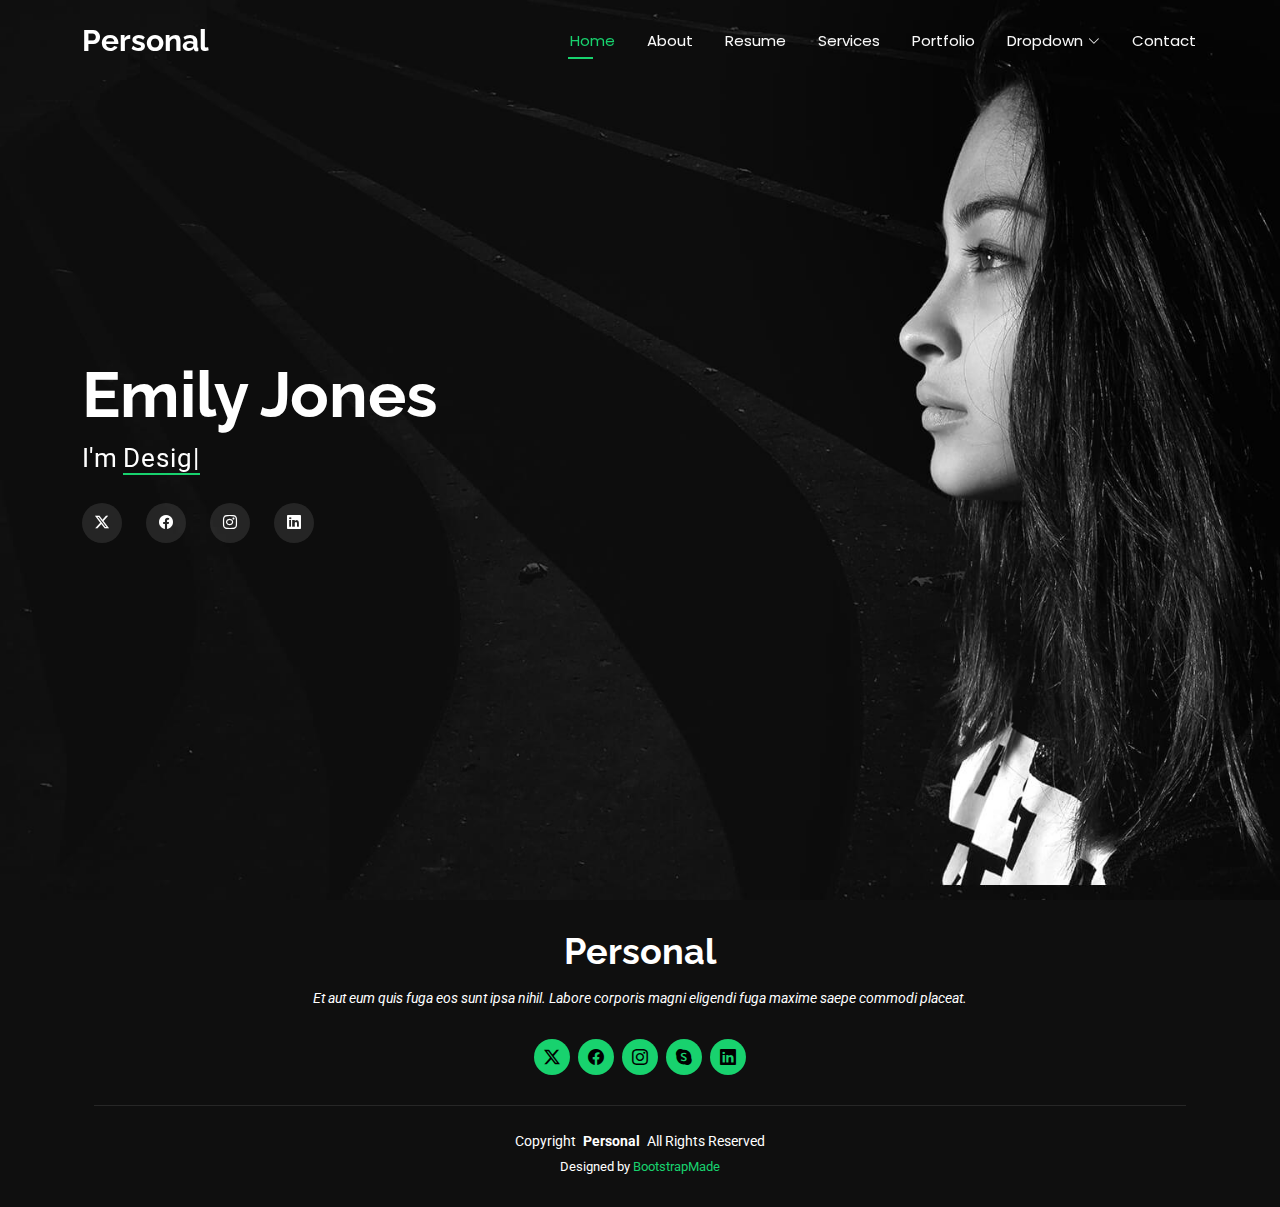
<file: index.html>
<!DOCTYPE html>
<html lang="en">

<head>
  <meta charset="utf-8">
  <meta content="width=device-width, initial-scale=1.0" name="viewport">
  <title>Index - Personal Bootstrap Template</title>
  <meta name="description" content="">
  <meta name="keywords" content="">

  <!-- Favicons -->
  <link href="assets/img/favicon.png" rel="icon">
  <link href="assets/img/apple-touch-icon.png" rel="apple-touch-icon">

  <!-- Fonts -->
  <link href="https://fonts.googleapis.com" rel="preconnect">
  <link href="https://fonts.gstatic.com" rel="preconnect" crossorigin>
  <link href="https://fonts.googleapis.com/css2?family=Roboto:ital,wght@0,100;0,300;0,400;0,500;0,700;0,900;1,100;1,300;1,400;1,500;1,700;1,900&family=Poppins:ital,wght@0,100;0,200;0,300;0,400;0,500;0,600;0,700;0,800;0,900;1,100;1,200;1,300;1,400;1,500;1,600;1,700;1,800;1,900&family=Raleway:ital,wght@0,100;0,200;0,300;0,400;0,500;0,600;0,700;0,800;0,900;1,100;1,200;1,300;1,400;1,500;1,600;1,700;1,800;1,900&display=swap" rel="stylesheet">

  <!-- Vendor CSS Files -->
  <link href="assets/vendor/bootstrap/css/bootstrap.min.css" rel="stylesheet">
  <link href="assets/vendor/bootstrap-icons/bootstrap-icons.css" rel="stylesheet">
  <link href="assets/vendor/aos/aos.css" rel="stylesheet">
  <link href="assets/vendor/swiper/swiper-bundle.min.css" rel="stylesheet">
  <link href="assets/vendor/glightbox/css/glightbox.min.css" rel="stylesheet">

  <!-- Main CSS File -->
  <link href="assets/css/main.css" rel="stylesheet">

  <!-- =======================================================
  * Template Name: Personal
  * Template URL: https://bootstrapmade.com/personal-free-resume-bootstrap-template/
  * Updated: Mar 05 2025 with Bootstrap v5.3.3
  * Author: BootstrapMade.com
  * License: https://bootstrapmade.com/license/
  ======================================================== -->
</head>

<body class="index-page">

  <header id="header" class="header d-flex align-items-center fixed-top">
    <div class="container-fluid container-xl position-relative d-flex align-items-center justify-content-between">

      <a href="index.html" class="logo d-flex align-items-center">
        <!-- Uncomment the line below if you also wish to use an image logo -->
        <!-- <img src="assets/img/logo.webp" alt=""> -->
        <h1 class="sitename">Personal</h1>
      </a>

      <nav id="navmenu" class="navmenu">
        <ul>
          <li><a href="index.html" class="active">Home</a></li>
          <li><a href="about.html">About</a></li>
          <li><a href="resume.html">Resume</a></li>
          <li><a href="services.html">Services</a></li>
          <li><a href="portfolio.html">Portfolio</a></li>
          <li class="dropdown"><a href="#"><span>Dropdown</span> <i class="bi bi-chevron-down toggle-dropdown"></i></a>
            <ul>
              <li><a href="#">Dropdown 1</a></li>
              <li class="dropdown"><a href="#"><span>Deep Dropdown</span> <i class="bi bi-chevron-down toggle-dropdown"></i></a>
                <ul>
                  <li><a href="#">Deep Dropdown 1</a></li>
                  <li><a href="#">Deep Dropdown 2</a></li>
                  <li><a href="#">Deep Dropdown 3</a></li>
                  <li><a href="#">Deep Dropdown 4</a></li>
                  <li><a href="#">Deep Dropdown 5</a></li>
                </ul>
              </li>
              <li><a href="#">Dropdown 2</a></li>
              <li><a href="#">Dropdown 3</a></li>
              <li><a href="#">Dropdown 4</a></li>
            </ul>
          </li>
          <li><a href="contact.html">Contact</a></li>
        </ul>
        <i class="mobile-nav-toggle d-xl-none bi bi-list"></i>
      </nav>

    </div>
  </header>

  <main class="main">

    <!-- Hero Section -->
    <section id="hero" class="hero section dark-background">

      <img src="assets/img/hero-bg.jpg" alt="" data-aos="fade-in">

      <div class="container" data-aos="zoom-out" data-aos-delay="100">
        <h2>Emily Jones</h2>
        <p>I'm <span class="typed" data-typed-items="Designer, Developer, Freelancer, Photographer"></span><span class="typed-cursor typed-cursor--blink"></span></p>
        <div class="social-links">
          <a href="#"><i class="bi bi-twitter-x"></i></a>
          <a href="#"><i class="bi bi-facebook"></i></a>
          <a href="#"><i class="bi bi-instagram"></i></a>
          <a href="#"><i class="bi bi-linkedin"></i></a>
        </div>
      </div>

    </section><!-- /Hero Section -->

  </main>

  <footer id="footer" class="footer dark-background">
    <div class="container">
      <h3 class="sitename">Personal</h3>
      <p>Et aut eum quis fuga eos sunt ipsa nihil. Labore corporis magni eligendi fuga maxime saepe commodi placeat.</p>
      <div class="social-links d-flex justify-content-center">
        <a href=""><i class="bi bi-twitter-x"></i></a>
        <a href=""><i class="bi bi-facebook"></i></a>
        <a href=""><i class="bi bi-instagram"></i></a>
        <a href=""><i class="bi bi-skype"></i></a>
        <a href=""><i class="bi bi-linkedin"></i></a>
      </div>
      <div class="container">
        <div class="copyright">
          <span>Copyright</span> <strong class="px-1 sitename">Personal</strong> <span>All Rights Reserved</span>
        </div>
        <div class="credits">
          <!-- All the links in the footer should remain intact. -->
          <!-- You can delete the links only if you've purchased the pro version. -->
          <!-- Licensing information: https://bootstrapmade.com/license/ -->
          <!-- Purchase the pro version with working PHP/AJAX contact form: [buy-url] -->
          Designed by <a href="https://bootstrapmade.com/">BootstrapMade</a>
        </div>
      </div>
    </div>
  </footer>

  <!-- Scroll Top -->
  <a href="#" id="scroll-top" class="scroll-top d-flex align-items-center justify-content-center"><i class="bi bi-arrow-up-short"></i></a>

  <!-- Preloader -->
  <div id="preloader"></div>

  <!-- Vendor JS Files -->
  <script src="assets/vendor/bootstrap/js/bootstrap.bundle.min.js"></script>
  <script src="assets/vendor/php-email-form/validate.js"></script>
  <script src="assets/vendor/aos/aos.js"></script>
  <script src="assets/vendor/typed.js/typed.umd.js"></script>
  <script src="assets/vendor/purecounter/purecounter_vanilla.js"></script>
  <script src="assets/vendor/waypoints/noframework.waypoints.js"></script>
  <script src="assets/vendor/swiper/swiper-bundle.min.js"></script>
  <script src="assets/vendor/glightbox/js/glightbox.min.js"></script>
  <script src="assets/vendor/imagesloaded/imagesloaded.pkgd.min.js"></script>
  <script src="assets/vendor/isotope-layout/isotope.pkgd.min.js"></script>

  <!-- Main JS File -->
  <script src="assets/js/main.js"></script>

</body>

</html>
</file>
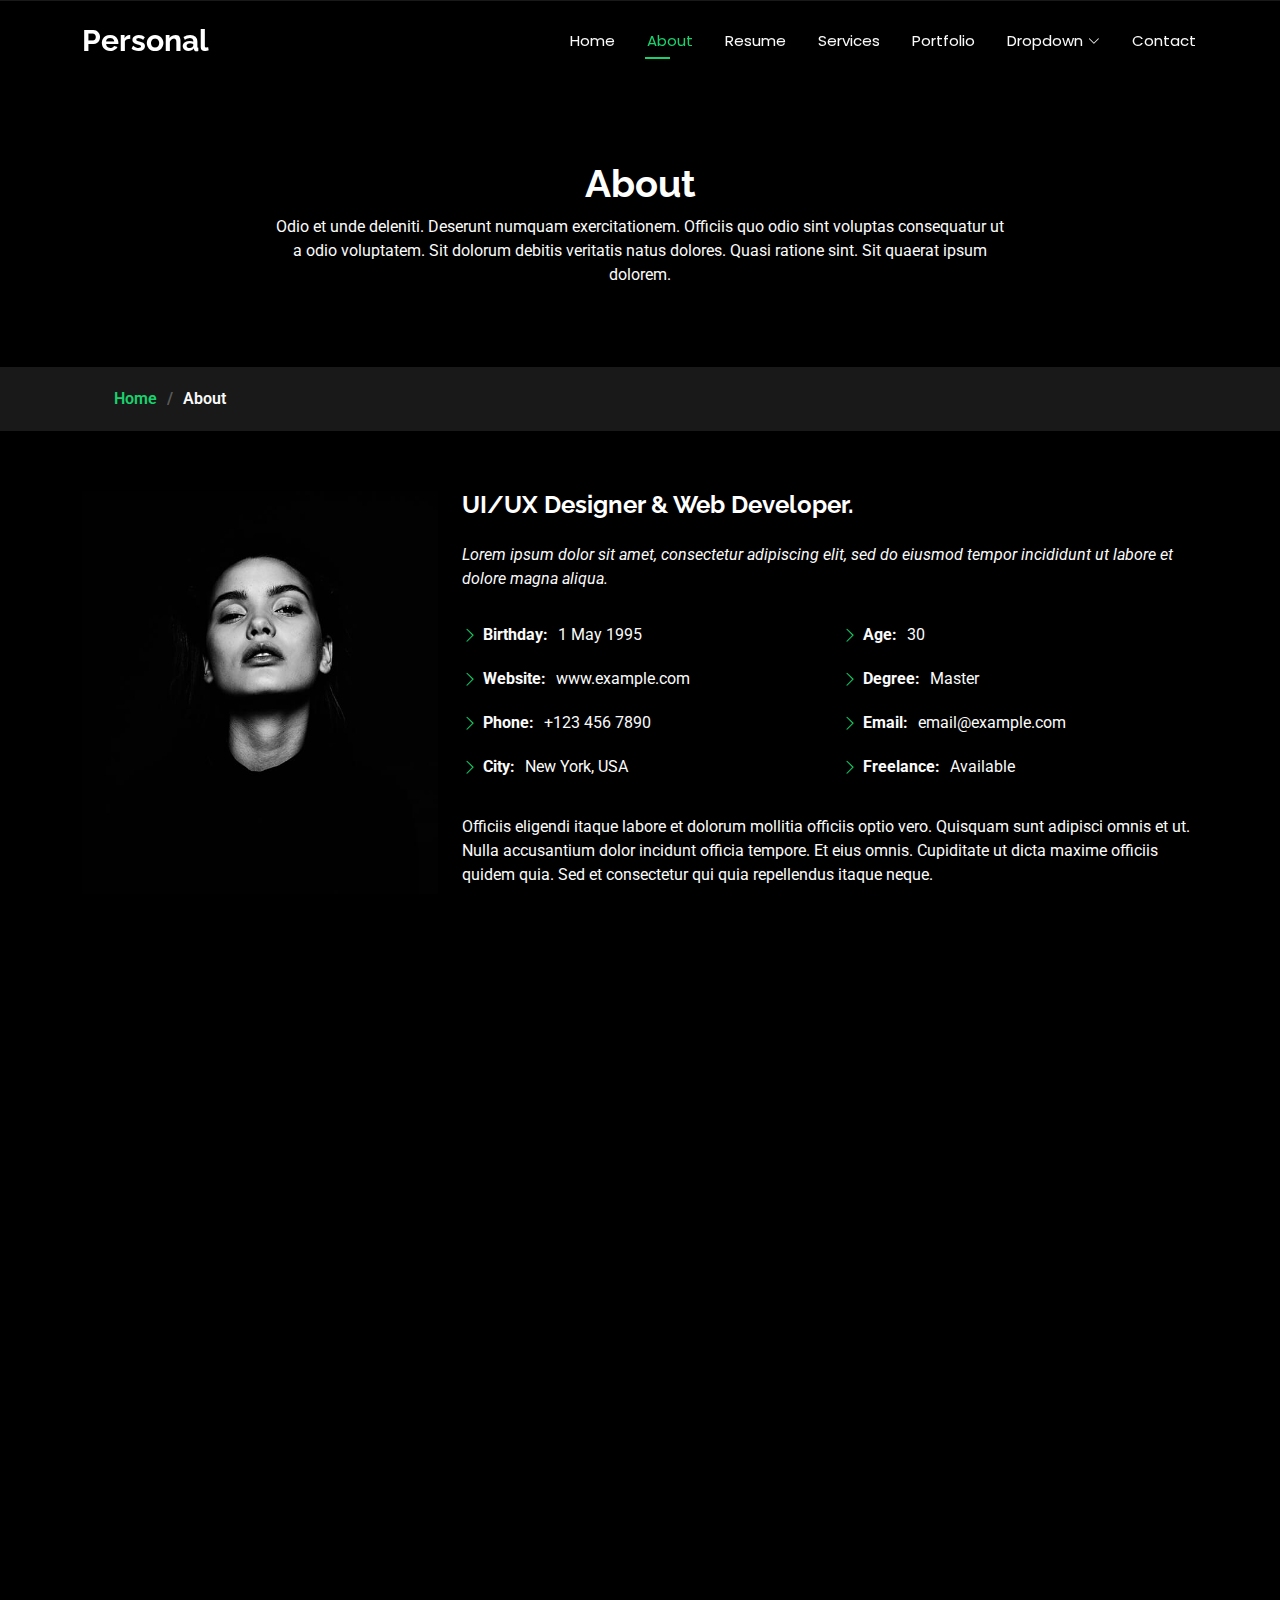
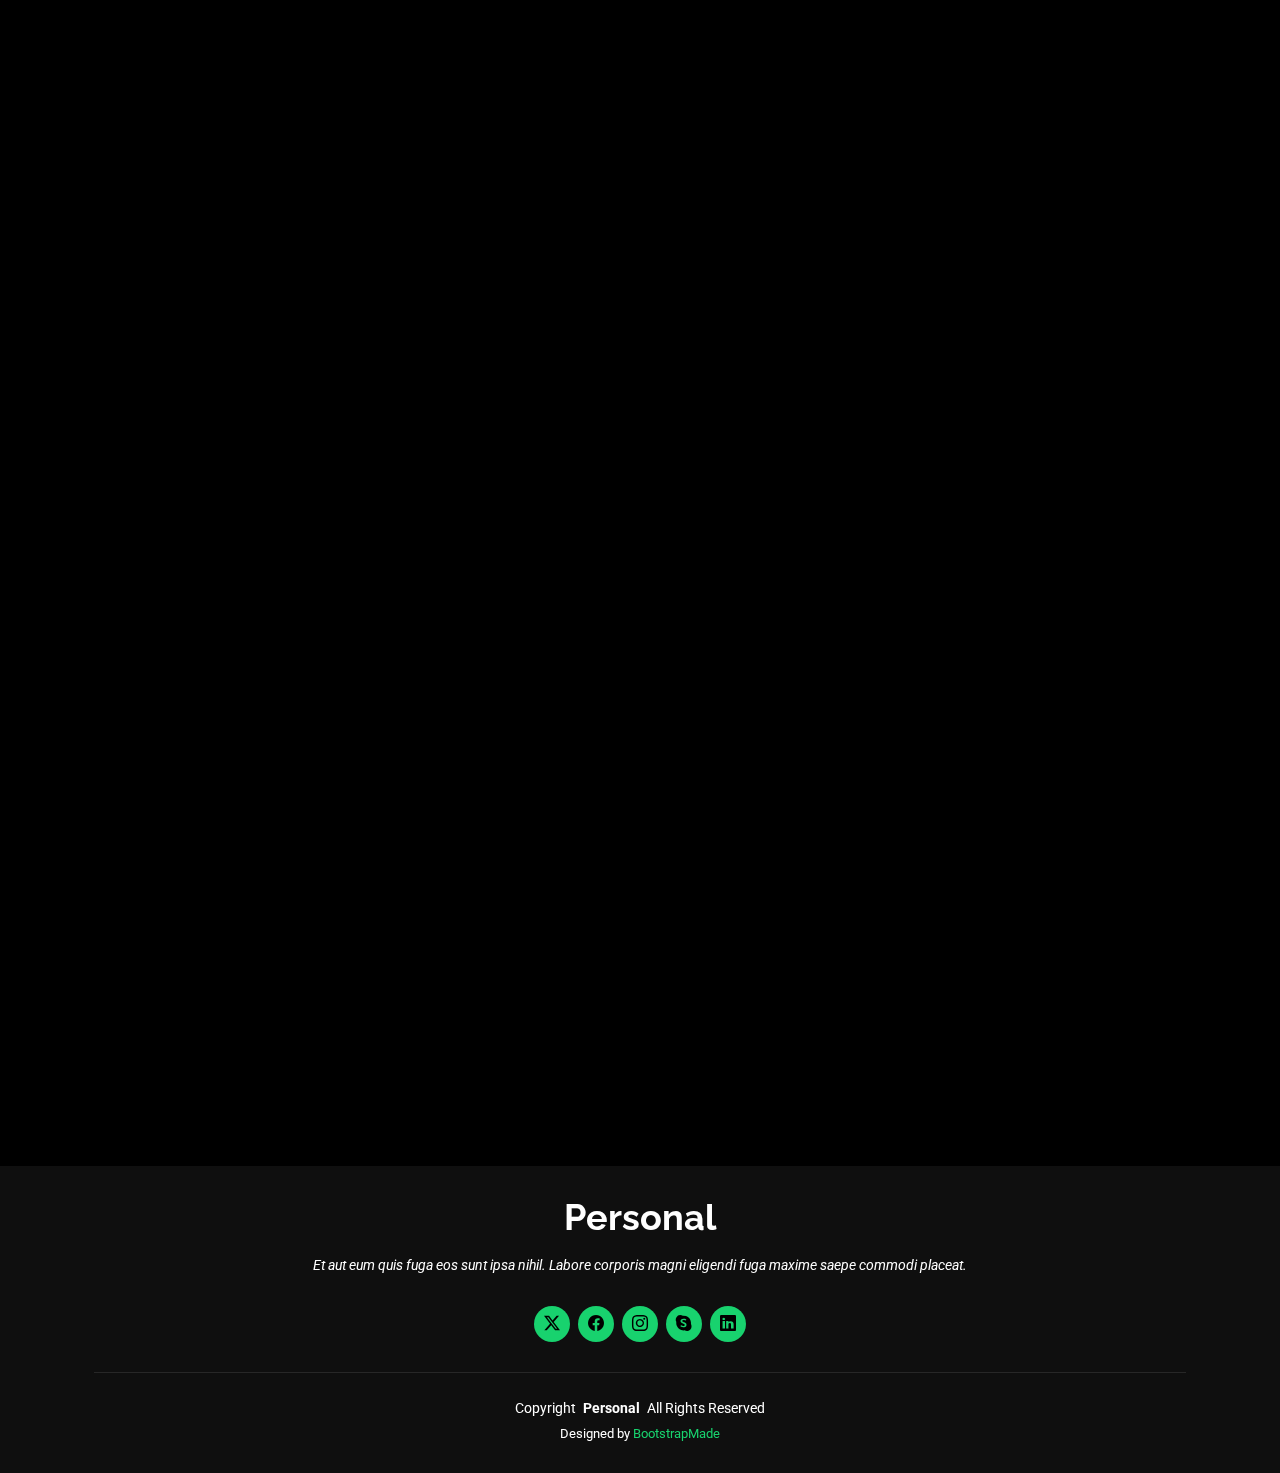
<file: about.html>
<!DOCTYPE html>
<html lang="en">

<head>
  <meta charset="utf-8">
  <meta content="width=device-width, initial-scale=1.0" name="viewport">
  <title>About - Personal Bootstrap Template</title>
  <meta name="description" content="">
  <meta name="keywords" content="">

  <!-- Favicons -->
  <link href="assets/img/favicon.png" rel="icon">
  <link href="assets/img/apple-touch-icon.png" rel="apple-touch-icon">

  <!-- Fonts -->
  <link href="https://fonts.googleapis.com" rel="preconnect">
  <link href="https://fonts.gstatic.com" rel="preconnect" crossorigin>
  <link href="https://fonts.googleapis.com/css2?family=Roboto:ital,wght@0,100;0,300;0,400;0,500;0,700;0,900;1,100;1,300;1,400;1,500;1,700;1,900&family=Poppins:ital,wght@0,100;0,200;0,300;0,400;0,500;0,600;0,700;0,800;0,900;1,100;1,200;1,300;1,400;1,500;1,600;1,700;1,800;1,900&family=Raleway:ital,wght@0,100;0,200;0,300;0,400;0,500;0,600;0,700;0,800;0,900;1,100;1,200;1,300;1,400;1,500;1,600;1,700;1,800;1,900&display=swap" rel="stylesheet">

  <!-- Vendor CSS Files -->
  <link href="assets/vendor/bootstrap/css/bootstrap.min.css" rel="stylesheet">
  <link href="assets/vendor/bootstrap-icons/bootstrap-icons.css" rel="stylesheet">
  <link href="assets/vendor/aos/aos.css" rel="stylesheet">
  <link href="assets/vendor/swiper/swiper-bundle.min.css" rel="stylesheet">
  <link href="assets/vendor/glightbox/css/glightbox.min.css" rel="stylesheet">

  <!-- Main CSS File -->
  <link href="assets/css/main.css" rel="stylesheet">

  <!-- =======================================================
  * Template Name: Personal
  * Template URL: https://bootstrapmade.com/personal-free-resume-bootstrap-template/
  * Updated: Mar 05 2025 with Bootstrap v5.3.3
  * Author: BootstrapMade.com
  * License: https://bootstrapmade.com/license/
  ======================================================== -->
</head>

<body class="about-page">

  <header id="header" class="header d-flex align-items-center fixed-top">
    <div class="container-fluid container-xl position-relative d-flex align-items-center justify-content-between">

      <a href="index.html" class="logo d-flex align-items-center">
        <!-- Uncomment the line below if you also wish to use an image logo -->
        <!-- <img src="assets/img/logo.webp" alt=""> -->
        <h1 class="sitename">Personal</h1>
      </a>

      <nav id="navmenu" class="navmenu">
        <ul>
          <li><a href="index.html">Home</a></li>
          <li><a href="about.html" class="active">About</a></li>
          <li><a href="resume.html">Resume</a></li>
          <li><a href="services.html">Services</a></li>
          <li><a href="portfolio.html">Portfolio</a></li>
          <li class="dropdown"><a href="#"><span>Dropdown</span> <i class="bi bi-chevron-down toggle-dropdown"></i></a>
            <ul>
              <li><a href="#">Dropdown 1</a></li>
              <li class="dropdown"><a href="#"><span>Deep Dropdown</span> <i class="bi bi-chevron-down toggle-dropdown"></i></a>
                <ul>
                  <li><a href="#">Deep Dropdown 1</a></li>
                  <li><a href="#">Deep Dropdown 2</a></li>
                  <li><a href="#">Deep Dropdown 3</a></li>
                  <li><a href="#">Deep Dropdown 4</a></li>
                  <li><a href="#">Deep Dropdown 5</a></li>
                </ul>
              </li>
              <li><a href="#">Dropdown 2</a></li>
              <li><a href="#">Dropdown 3</a></li>
              <li><a href="#">Dropdown 4</a></li>
            </ul>
          </li>
          <li><a href="contact.html">Contact</a></li>
        </ul>
        <i class="mobile-nav-toggle d-xl-none bi bi-list"></i>
      </nav>

    </div>
  </header>

  <main class="main">

    <!-- Page Title -->
    <div class="page-title" data-aos="fade">
      <div class="heading">
        <div class="container">
          <div class="row d-flex justify-content-center text-center">
            <div class="col-lg-8">
              <h1>About</h1>
              <p class="mb-0">Odio et unde deleniti. Deserunt numquam exercitationem. Officiis quo odio sint voluptas consequatur ut a odio voluptatem. Sit dolorum debitis veritatis natus dolores. Quasi ratione sint. Sit quaerat ipsum dolorem.</p>
            </div>
          </div>
        </div>
      </div>
      <nav class="breadcrumbs">
        <div class="container">
          <ol>
            <li><a href="index.html">Home</a></li>
            <li class="current">About</li>
          </ol>
        </div>
      </nav>
    </div><!-- End Page Title -->

    <!-- About Section -->
    <section id="about" class="about section">

      <div class="container" data-aos="fade-up" data-aos-delay="100">

        <div class="row gy-4 justify-content-center">
          <div class="col-lg-4">
            <img src="assets/img/profile-img.jpg" class="img-fluid" alt="">
          </div>
          <div class="col-lg-8 content">
            <h2>UI/UX Designer &amp; Web Developer.</h2>
            <p class="fst-italic py-3">
              Lorem ipsum dolor sit amet, consectetur adipiscing elit, sed do eiusmod tempor incididunt ut labore et dolore
              magna aliqua.
            </p>
            <div class="row">
              <div class="col-lg-6">
                <ul>
                  <li><i class="bi bi-chevron-right"></i> <strong>Birthday:</strong> <span>1 May 1995</span></li>
                  <li><i class="bi bi-chevron-right"></i> <strong>Website:</strong> <span>www.example.com</span></li>
                  <li><i class="bi bi-chevron-right"></i> <strong>Phone:</strong> <span>+123 456 7890</span></li>
                  <li><i class="bi bi-chevron-right"></i> <strong>City:</strong> <span>New York, USA</span></li>
                </ul>
              </div>
              <div class="col-lg-6">
                <ul>
                  <li><i class="bi bi-chevron-right"></i> <strong>Age:</strong> <span>30</span></li>
                  <li><i class="bi bi-chevron-right"></i> <strong>Degree:</strong> <span>Master</span></li>
                  <li><i class="bi bi-chevron-right"></i> <strong>Email:</strong> <span>email@example.com</span></li>
                  <li><i class="bi bi-chevron-right"></i> <strong>Freelance:</strong> <span>Available</span></li>
                </ul>
              </div>
            </div>
            <p class="py-3">
              Officiis eligendi itaque labore et dolorum mollitia officiis optio vero. Quisquam sunt adipisci omnis et ut. Nulla accusantium dolor incidunt officia tempore. Et eius omnis.
              Cupiditate ut dicta maxime officiis quidem quia. Sed et consectetur qui quia repellendus itaque neque.
            </p>
          </div>
        </div>

      </div>

    </section><!-- /About Section -->

    <!-- Stats Section -->
    <section id="stats" class="stats section">

      <div class="container" data-aos="fade-up" data-aos-delay="100">

        <div class="row gy-4">

          <div class="col-lg-3 col-md-6 d-flex flex-column align-items-center">
            <i class="bi bi-emoji-smile"></i>
            <div class="stats-item">
              <span data-purecounter-start="0" data-purecounter-end="232" data-purecounter-duration="1" class="purecounter"></span>
              <p>Happy Clients</p>
            </div>
          </div><!-- End Stats Item -->

          <div class="col-lg-3 col-md-6 d-flex flex-column align-items-center">
            <i class="bi bi-journal-richtext"></i>
            <div class="stats-item">
              <span data-purecounter-start="0" data-purecounter-end="521" data-purecounter-duration="1" class="purecounter"></span>
              <p>Projects</p>
            </div>
          </div><!-- End Stats Item -->

          <div class="col-lg-3 col-md-6 d-flex flex-column align-items-center">
            <i class="bi bi-headset"></i>
            <div class="stats-item">
              <span data-purecounter-start="0" data-purecounter-end="1463" data-purecounter-duration="1" class="purecounter"></span>
              <p>Hours Of Support</p>
            </div>
          </div><!-- End Stats Item -->

          <div class="col-lg-3 col-md-6 d-flex flex-column align-items-center">
            <i class="bi bi-people"></i>
            <div class="stats-item">
              <span data-purecounter-start="0" data-purecounter-end="15" data-purecounter-duration="1" class="purecounter"></span>
              <p>Hard Workers</p>
            </div>
          </div><!-- End Stats Item -->

        </div>

      </div>

    </section><!-- /Stats Section -->

    <!-- Skills Section -->
    <section id="skills" class="skills section">

      <!-- Section Title -->
      <div class="container section-title" data-aos="fade-up">
        <h2>Skills</h2>
        <div><span>My</span> <span class="description-title">Skills</span></div>
      </div><!-- End Section Title -->

      <div class="container" data-aos="fade-up" data-aos-delay="100">

        <div class="row skills-content skills-animation">

          <div class="col-lg-6">

            <div class="progress">
              <span class="skill"><span>HTML</span> <i class="val">100%</i></span>
              <div class="progress-bar-wrap">
                <div class="progress-bar" role="progressbar" aria-valuenow="100" aria-valuemin="0" aria-valuemax="100"></div>
              </div>
            </div><!-- End Skills Item -->

            <div class="progress">
              <span class="skill"><span>CSS</span> <i class="val">90%</i></span>
              <div class="progress-bar-wrap">
                <div class="progress-bar" role="progressbar" aria-valuenow="90" aria-valuemin="0" aria-valuemax="100"></div>
              </div>
            </div><!-- End Skills Item -->

            <div class="progress">
              <span class="skill"><span>JavaScript</span> <i class="val">75%</i></span>
              <div class="progress-bar-wrap">
                <div class="progress-bar" role="progressbar" aria-valuenow="75" aria-valuemin="0" aria-valuemax="100"></div>
              </div>
            </div><!-- End Skills Item -->

          </div>

          <div class="col-lg-6">

            <div class="progress">
              <span class="skill"><span>PHP</span> <i class="val">80%</i></span>
              <div class="progress-bar-wrap">
                <div class="progress-bar" role="progressbar" aria-valuenow="80" aria-valuemin="0" aria-valuemax="100"></div>
              </div>
            </div><!-- End Skills Item -->

            <div class="progress">
              <span class="skill"><span>WordPress/CMS</span> <i class="val">90%</i></span>
              <div class="progress-bar-wrap">
                <div class="progress-bar" role="progressbar" aria-valuenow="90" aria-valuemin="0" aria-valuemax="100"></div>
              </div>
            </div><!-- End Skills Item -->

            <div class="progress">
              <span class="skill"><span>Photoshop</span> <i class="val">55%</i></span>
              <div class="progress-bar-wrap">
                <div class="progress-bar" role="progressbar" aria-valuenow="55" aria-valuemin="0" aria-valuemax="100"></div>
              </div>
            </div><!-- End Skills Item -->

          </div>

        </div>

      </div>

    </section><!-- /Skills Section -->

    <!-- Interests Section -->
    <section id="interests" class="interests section">

      <!-- Section Title -->
      <div class="container section-title" data-aos="fade-up">
        <h2>Features</h2>
        <div><span>I'm</span> <span class="description-title">interested in</span></div>
      </div><!-- End Section Title -->

      <div class="container">

        <div class="row gy-4">

          <div class="col-lg-3 col-md-4" data-aos="fade-up" data-aos-delay="100">
            <div class="features-item">
              <i class="bi bi-eye" style="color: #ffbb2c;"></i>
              <h3><a href="" class="stretched-link">Lorem Ipsum</a></h3>
            </div>
          </div><!-- End Feature Item -->

          <div class="col-lg-3 col-md-4" data-aos="fade-up" data-aos-delay="200">
            <div class="features-item">
              <i class="bi bi-infinity" style="color: #5578ff;"></i>
              <h3><a href="" class="stretched-link">Dolor Sitema</a></h3>
            </div>
          </div><!-- End Feature Item -->

          <div class="col-lg-3 col-md-4" data-aos="fade-up" data-aos-delay="300">
            <div class="features-item">
              <i class="bi bi-mortarboard" style="color: #e80368;"></i>
              <h3><a href="" class="stretched-link">Sed perspiciatis</a></h3>
            </div>
          </div><!-- End Feature Item -->

          <div class="col-lg-3 col-md-4" data-aos="fade-up" data-aos-delay="400">
            <div class="features-item">
              <i class="bi bi-nut" style="color: #e361ff;"></i>
              <h3><a href="" class="stretched-link">Magni Dolores</a></h3>
            </div>
          </div><!-- End Feature Item -->

          <div class="col-lg-3 col-md-4" data-aos="fade-up" data-aos-delay="500">
            <div class="features-item">
              <i class="bi bi-shuffle" style="color: #47aeff;"></i>
              <h3><a href="" class="stretched-link">Nemo Enim</a></h3>
            </div>
          </div><!-- End Feature Item -->

          <div class="col-lg-3 col-md-4" data-aos="fade-up" data-aos-delay="600">
            <div class="features-item">
              <i class="bi bi-star" style="color: #ffa76e;"></i>
              <h3><a href="" class="stretched-link">Eiusmod Tempor</a></h3>
            </div>
          </div><!-- End Feature Item -->

          <div class="col-lg-3 col-md-4" data-aos="fade-up" data-aos-delay="700">
            <div class="features-item">
              <i class="bi bi-x-diamond" style="color: #11dbcf;"></i>
              <h3><a href="" class="stretched-link">Midela Teren</a></h3>
            </div>
          </div><!-- End Feature Item -->

          <div class="col-lg-3 col-md-4" data-aos="fade-up" data-aos-delay="800">
            <div class="features-item">
              <i class="bi bi-camera-video" style="color: #4233ff;"></i>
              <h3><a href="" class="stretched-link">Pira Neve</a></h3>
            </div>
          </div><!-- End Feature Item -->

          <div class="col-lg-3 col-md-4" data-aos="fade-up" data-aos-delay="900">
            <div class="features-item">
              <i class="bi bi-command" style="color: #b2904f;"></i>
              <h3><a href="" class="stretched-link">Dirada Pack</a></h3>
            </div>
          </div><!-- End Feature Item -->

          <div class="col-lg-3 col-md-4" data-aos="fade-up" data-aos-delay="1000">
            <div class="features-item">
              <i class="bi bi-dribbble" style="color: #b20969;"></i>
              <h3><a href="" class="stretched-link">Moton Ideal</a></h3>
            </div>
          </div><!-- End Feature Item -->

          <div class="col-lg-3 col-md-4" data-aos="fade-up" data-aos-delay="1100">
            <div class="features-item">
              <i class="bi bi-activity" style="color: #ff5828;"></i>
              <h3><a href="" class="stretched-link">Verdo Park</a></h3>
            </div>
          </div><!-- End Feature Item -->

          <div class="col-lg-3 col-md-4" data-aos="fade-up" data-aos-delay="1200">
            <div class="features-item">
              <i class="bi bi-brightness-high" style="color: #29cc61;"></i>
              <h3><a href="" class="stretched-link">Flavor Nivelanda</a></h3>
            </div>
          </div><!-- End Feature Item -->

        </div>

      </div>

    </section><!-- /Interests Section -->

    <!-- Testimonials Section -->
    <section id="testimonials" class="testimonials section">

      <!-- Section Title -->
      <div class="container section-title" data-aos="fade-up">
        <h2>Testimonials</h2>
        <div><span>Check my</span> <span class="description-title">Testimonials</span></div>
      </div><!-- End Section Title -->

      <div class="container" data-aos="fade-up" data-aos-delay="100">

        <div class="swiper init-swiper" data-speed="600" data-delay="5000">
          <script type="application/json" class="swiper-config">
            {
              "loop": true,
              "speed": 600,
              "autoplay": {
                "delay": 5000
              },
              "slidesPerView": "auto",
              "pagination": {
                "el": ".swiper-pagination",
                "type": "bullets",
                "clickable": true
              },
              "breakpoints": {
                "320": {
                  "slidesPerView": 1,
                  "spaceBetween": 40
                },
                "1200": {
                  "slidesPerView": 3,
                  "spaceBetween": 20
                }
              }
            }
          </script>
          <div class="swiper-wrapper">

            <div class="swiper-slide">
              <div class="testimonial-item" "="">
            <p>
              <i class=" bi bi-quote quote-icon-left"></i>
                <span>Proin iaculis purus consequat sem cure digni ssim donec porttitora entum suscipit rhoncus. Accusantium quam, ultricies eget id, aliquam eget nibh et. Maecen aliquam, risus at semper.</span>
                <i class="bi bi-quote quote-icon-right"></i>
                </p>
                <img src="assets/img/person/person-m-9.webp" class="testimonial-img" alt="">
                <h3>Saul Goodman</h3>
                <h4>Ceo &amp; Founder</h4>
              </div>
            </div><!-- End testimonial item -->

            <div class="swiper-slide">
              <div class="testimonial-item">
                <p>
                  <i class="bi bi-quote quote-icon-left"></i>
                  <span>Export tempor illum tamen malis malis eram quae irure esse labore quem cillum quid malis quorum velit fore eram velit sunt aliqua noster fugiat irure amet legam anim culpa.</span>
                  <i class="bi bi-quote quote-icon-right"></i>
                </p>
                <img src="assets/img/person/person-f-5.webp" class="testimonial-img" alt="">
                <h3>Sara Wilsson</h3>
                <h4>Designer</h4>
              </div>
            </div><!-- End testimonial item -->

            <div class="swiper-slide">
              <div class="testimonial-item">
                <p>
                  <i class="bi bi-quote quote-icon-left"></i>
                  <span>Enim nisi quem export duis labore cillum quae magna enim sint quorum nulla quem veniam duis minim tempor labore quem eram duis noster aute amet eram fore quis sint minim.</span>
                  <i class="bi bi-quote quote-icon-right"></i>
                </p>
                <img src="assets/img/person/person-f-12.webp" class="testimonial-img" alt="">
                <h3>Jena Karlis</h3>
                <h4>Store Owner</h4>
              </div>
            </div><!-- End testimonial item -->

            <div class="swiper-slide">
              <div class="testimonial-item">
                <p>
                  <i class="bi bi-quote quote-icon-left"></i>
                  <span>Fugiat enim eram quae cillum dolore dolor amet nulla culpa multos export minim fugiat dolor enim duis veniam ipsum anim magna sunt elit fore quem dolore labore illum veniam.</span>
                  <i class="bi bi-quote quote-icon-right"></i>
                </p>
                <img src="assets/img/person/person-m-12.webp" class="testimonial-img" alt="">
                <h3>Matt Brandon</h3>
                <h4>Freelancer</h4>
              </div>
            </div><!-- End testimonial item -->

            <div class="swiper-slide">
              <div class="testimonial-item">
                <p>
                  <i class="bi bi-quote quote-icon-left"></i>
                  <span>Quis quorum aliqua sint quem legam fore sunt eram irure aliqua veniam tempor noster veniam sunt culpa nulla illum cillum fugiat legam esse veniam culpa fore nisi cillum quid.</span>
                  <i class="bi bi-quote quote-icon-right"></i>
                </p>
                <img src="assets/img/person/person-m-13.webp" class="testimonial-img" alt="">
                <h3>John Larson</h3>
                <h4>Entrepreneur</h4>
              </div>
            </div><!-- End testimonial item -->

          </div>
          <div class="swiper-pagination"></div>
        </div>

      </div>

    </section><!-- /Testimonials Section -->

  </main>

  <footer id="footer" class="footer dark-background">
    <div class="container">
      <h3 class="sitename">Personal</h3>
      <p>Et aut eum quis fuga eos sunt ipsa nihil. Labore corporis magni eligendi fuga maxime saepe commodi placeat.</p>
      <div class="social-links d-flex justify-content-center">
        <a href=""><i class="bi bi-twitter-x"></i></a>
        <a href=""><i class="bi bi-facebook"></i></a>
        <a href=""><i class="bi bi-instagram"></i></a>
        <a href=""><i class="bi bi-skype"></i></a>
        <a href=""><i class="bi bi-linkedin"></i></a>
      </div>
      <div class="container">
        <div class="copyright">
          <span>Copyright</span> <strong class="px-1 sitename">Personal</strong> <span>All Rights Reserved</span>
        </div>
        <div class="credits">
          <!-- All the links in the footer should remain intact. -->
          <!-- You can delete the links only if you've purchased the pro version. -->
          <!-- Licensing information: https://bootstrapmade.com/license/ -->
          <!-- Purchase the pro version with working PHP/AJAX contact form: [buy-url] -->
          Designed by <a href="https://bootstrapmade.com/">BootstrapMade</a>
        </div>
      </div>
    </div>
  </footer>

  <!-- Scroll Top -->
  <a href="#" id="scroll-top" class="scroll-top d-flex align-items-center justify-content-center"><i class="bi bi-arrow-up-short"></i></a>

  <!-- Preloader -->
  <div id="preloader"></div>

  <!-- Vendor JS Files -->
  <script src="assets/vendor/bootstrap/js/bootstrap.bundle.min.js"></script>
  <script src="assets/vendor/php-email-form/validate.js"></script>
  <script src="assets/vendor/aos/aos.js"></script>
  <script src="assets/vendor/typed.js/typed.umd.js"></script>
  <script src="assets/vendor/purecounter/purecounter_vanilla.js"></script>
  <script src="assets/vendor/waypoints/noframework.waypoints.js"></script>
  <script src="assets/vendor/swiper/swiper-bundle.min.js"></script>
  <script src="assets/vendor/glightbox/js/glightbox.min.js"></script>
  <script src="assets/vendor/imagesloaded/imagesloaded.pkgd.min.js"></script>
  <script src="assets/vendor/isotope-layout/isotope.pkgd.min.js"></script>

  <!-- Main JS File -->
  <script src="assets/js/main.js"></script>

</body>

</html>
</file>
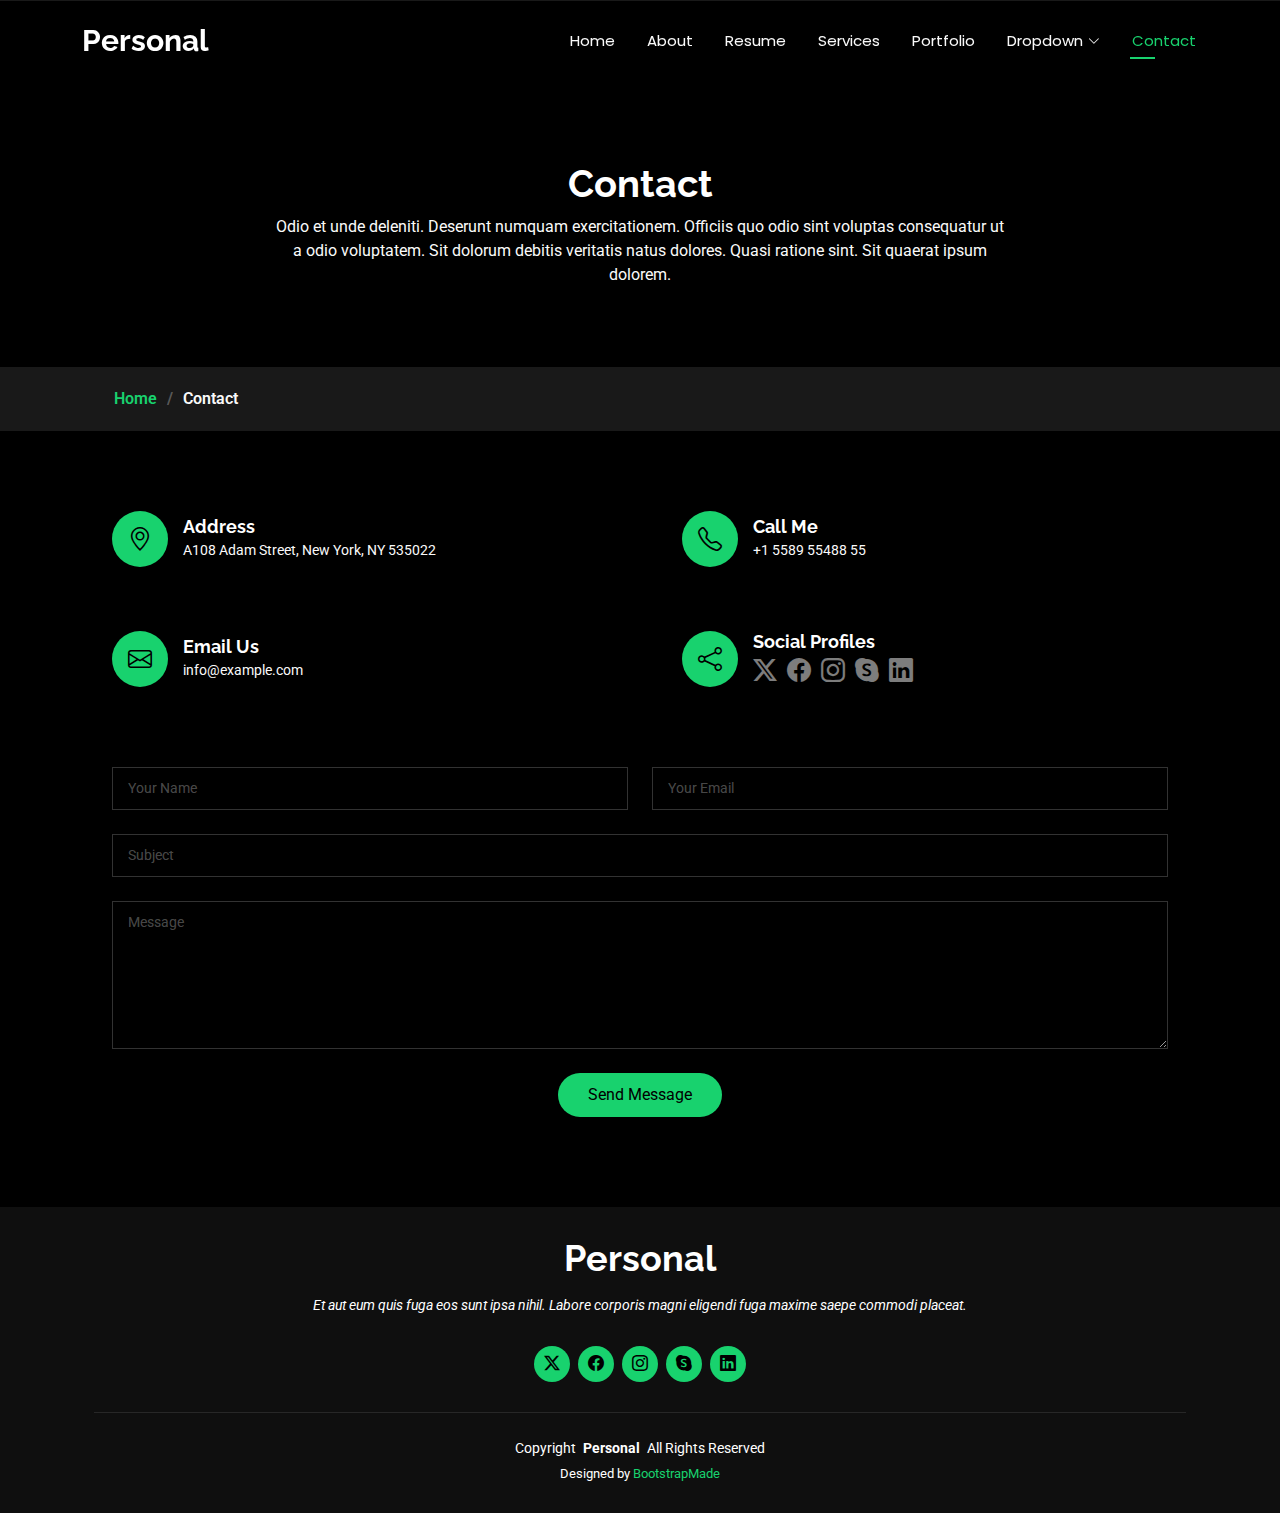
<file: contact.html>
<!DOCTYPE html>
<html lang="en">

<head>
  <meta charset="utf-8">
  <meta content="width=device-width, initial-scale=1.0" name="viewport">
  <title>Contact - Personal Bootstrap Template</title>
  <meta name="description" content="">
  <meta name="keywords" content="">

  <!-- Favicons -->
  <link href="assets/img/favicon.png" rel="icon">
  <link href="assets/img/apple-touch-icon.png" rel="apple-touch-icon">

  <!-- Fonts -->
  <link href="https://fonts.googleapis.com" rel="preconnect">
  <link href="https://fonts.gstatic.com" rel="preconnect" crossorigin>
  <link href="https://fonts.googleapis.com/css2?family=Roboto:ital,wght@0,100;0,300;0,400;0,500;0,700;0,900;1,100;1,300;1,400;1,500;1,700;1,900&family=Poppins:ital,wght@0,100;0,200;0,300;0,400;0,500;0,600;0,700;0,800;0,900;1,100;1,200;1,300;1,400;1,500;1,600;1,700;1,800;1,900&family=Raleway:ital,wght@0,100;0,200;0,300;0,400;0,500;0,600;0,700;0,800;0,900;1,100;1,200;1,300;1,400;1,500;1,600;1,700;1,800;1,900&display=swap" rel="stylesheet">

  <!-- Vendor CSS Files -->
  <link href="assets/vendor/bootstrap/css/bootstrap.min.css" rel="stylesheet">
  <link href="assets/vendor/bootstrap-icons/bootstrap-icons.css" rel="stylesheet">
  <link href="assets/vendor/aos/aos.css" rel="stylesheet">
  <link href="assets/vendor/swiper/swiper-bundle.min.css" rel="stylesheet">
  <link href="assets/vendor/glightbox/css/glightbox.min.css" rel="stylesheet">

  <!-- Main CSS File -->
  <link href="assets/css/main.css" rel="stylesheet">

  <!-- =======================================================
  * Template Name: Personal
  * Template URL: https://bootstrapmade.com/personal-free-resume-bootstrap-template/
  * Updated: Mar 05 2025 with Bootstrap v5.3.3
  * Author: BootstrapMade.com
  * License: https://bootstrapmade.com/license/
  ======================================================== -->
</head>

<body class="contact-page">

  <header id="header" class="header d-flex align-items-center fixed-top">
    <div class="container-fluid container-xl position-relative d-flex align-items-center justify-content-between">

      <a href="index.html" class="logo d-flex align-items-center">
        <!-- Uncomment the line below if you also wish to use an image logo -->
        <!-- <img src="assets/img/logo.webp" alt=""> -->
        <h1 class="sitename">Personal</h1>
      </a>

      <nav id="navmenu" class="navmenu">
        <ul>
          <li><a href="index.html">Home</a></li>
          <li><a href="about.html">About</a></li>
          <li><a href="resume.html">Resume</a></li>
          <li><a href="services.html">Services</a></li>
          <li><a href="portfolio.html">Portfolio</a></li>
          <li class="dropdown"><a href="#"><span>Dropdown</span> <i class="bi bi-chevron-down toggle-dropdown"></i></a>
            <ul>
              <li><a href="#">Dropdown 1</a></li>
              <li class="dropdown"><a href="#"><span>Deep Dropdown</span> <i class="bi bi-chevron-down toggle-dropdown"></i></a>
                <ul>
                  <li><a href="#">Deep Dropdown 1</a></li>
                  <li><a href="#">Deep Dropdown 2</a></li>
                  <li><a href="#">Deep Dropdown 3</a></li>
                  <li><a href="#">Deep Dropdown 4</a></li>
                  <li><a href="#">Deep Dropdown 5</a></li>
                </ul>
              </li>
              <li><a href="#">Dropdown 2</a></li>
              <li><a href="#">Dropdown 3</a></li>
              <li><a href="#">Dropdown 4</a></li>
            </ul>
          </li>
          <li><a href="contact.html" class="active">Contact</a></li>
        </ul>
        <i class="mobile-nav-toggle d-xl-none bi bi-list"></i>
      </nav>

    </div>
  </header>

  <main class="main">

    <!-- Page Title -->
    <div class="page-title" data-aos="fade">
      <div class="heading">
        <div class="container">
          <div class="row d-flex justify-content-center text-center">
            <div class="col-lg-8">
              <h1>Contact</h1>
              <p class="mb-0">Odio et unde deleniti. Deserunt numquam exercitationem. Officiis quo odio sint voluptas consequatur ut a odio voluptatem. Sit dolorum debitis veritatis natus dolores. Quasi ratione sint. Sit quaerat ipsum dolorem.</p>
            </div>
          </div>
        </div>
      </div>
      <nav class="breadcrumbs">
        <div class="container">
          <ol>
            <li><a href="index.html">Home</a></li>
            <li class="current">Contact</li>
          </ol>
        </div>
      </nav>
    </div><!-- End Page Title -->

    <!-- Contact Section -->
    <section id="contact" class="contact section">

      <div class="container" data-aos="fade-up" data-aos-delay="100">

        <div class="row gy-4">

          <div class="col-md-6">
            <div class="info-item d-flex align-items-center" data-aos="fade-up" data-aos-delay="200">
              <i class="icon bi bi-geo-alt flex-shrink-0"></i>
              <div>
                <h3>Address</h3>
                <p>A108 Adam Street, New York, NY 535022</p>
              </div>
            </div>
          </div><!-- End Info Item -->

          <div class="col-md-6">
            <div class="info-item d-flex align-items-center" data-aos="fade-up" data-aos-delay="300">
              <i class="icon bi bi-telephone flex-shrink-0"></i>
              <div>
                <h3>Call Me</h3>
                <p>+1 5589 55488 55</p>
              </div>
            </div>
          </div><!-- End Info Item -->

          <div class="col-md-6">
            <div class="info-item d-flex align-items-center" data-aos="fade-up" data-aos-delay="400">
              <i class="icon bi bi-envelope flex-shrink-0"></i>
              <div>
                <h3>Email Us</h3>
                <p>info@example.com</p>
              </div>
            </div>
          </div><!-- End Info Item -->

          <div class="col-md-6">
            <div class="info-item d-flex align-items-center" data-aos="fade-up" data-aos-delay="500">
              <i class="icon bi bi-share flex-shrink-0"></i>
              <div>
                <h3>Social Profiles</h3>
                <div class="social-links">
                  <a href="#"><i class="bi bi-twitter-x"></i></a>
                  <a href="#"><i class="bi bi-facebook"></i></a>
                  <a href="#"><i class="bi bi-instagram"></i></a>
                  <a href="#"><i class="bi bi-skype"></i></a>
                  <a href="#"><i class="bi bi-linkedin"></i></a>
                </div>
              </div>
            </div>
          </div><!-- End Info Item -->

        </div>

        <form action="forms/contact.php" method="post" class="php-email-form" data-aos="fade-up" data-aos-delay="600">
          <div class="row gy-4">

            <div class="col-md-6">
              <input type="text" name="name" class="form-control" placeholder="Your Name" required="">
            </div>

            <div class="col-md-6 ">
              <input type="email" class="form-control" name="email" placeholder="Your Email" required="">
            </div>

            <div class="col-md-12">
              <input type="text" class="form-control" name="subject" placeholder="Subject" required="">
            </div>

            <div class="col-md-12">
              <textarea class="form-control" name="message" rows="6" placeholder="Message" required=""></textarea>
            </div>

            <div class="col-md-12 text-center">
              <div class="loading">Loading</div>
              <div class="error-message"></div>
              <div class="sent-message">Your message has been sent. Thank you!</div>

              <button type="submit">Send Message</button>
            </div>

          </div>
        </form><!-- End Contact Form -->

      </div>

    </section><!-- /Contact Section -->

  </main>

  <footer id="footer" class="footer dark-background">
    <div class="container">
      <h3 class="sitename">Personal</h3>
      <p>Et aut eum quis fuga eos sunt ipsa nihil. Labore corporis magni eligendi fuga maxime saepe commodi placeat.</p>
      <div class="social-links d-flex justify-content-center">
        <a href=""><i class="bi bi-twitter-x"></i></a>
        <a href=""><i class="bi bi-facebook"></i></a>
        <a href=""><i class="bi bi-instagram"></i></a>
        <a href=""><i class="bi bi-skype"></i></a>
        <a href=""><i class="bi bi-linkedin"></i></a>
      </div>
      <div class="container">
        <div class="copyright">
          <span>Copyright</span> <strong class="px-1 sitename">Personal</strong> <span>All Rights Reserved</span>
        </div>
        <div class="credits">
          <!-- All the links in the footer should remain intact. -->
          <!-- You can delete the links only if you've purchased the pro version. -->
          <!-- Licensing information: https://bootstrapmade.com/license/ -->
          <!-- Purchase the pro version with working PHP/AJAX contact form: [buy-url] -->
          Designed by <a href="https://bootstrapmade.com/">BootstrapMade</a>
        </div>
      </div>
    </div>
  </footer>

  <!-- Scroll Top -->
  <a href="#" id="scroll-top" class="scroll-top d-flex align-items-center justify-content-center"><i class="bi bi-arrow-up-short"></i></a>

  <!-- Preloader -->
  <div id="preloader"></div>

  <!-- Vendor JS Files -->
  <script src="assets/vendor/bootstrap/js/bootstrap.bundle.min.js"></script>
  <script src="assets/vendor/php-email-form/validate.js"></script>
  <script src="assets/vendor/aos/aos.js"></script>
  <script src="assets/vendor/typed.js/typed.umd.js"></script>
  <script src="assets/vendor/purecounter/purecounter_vanilla.js"></script>
  <script src="assets/vendor/waypoints/noframework.waypoints.js"></script>
  <script src="assets/vendor/swiper/swiper-bundle.min.js"></script>
  <script src="assets/vendor/glightbox/js/glightbox.min.js"></script>
  <script src="assets/vendor/imagesloaded/imagesloaded.pkgd.min.js"></script>
  <script src="assets/vendor/isotope-layout/isotope.pkgd.min.js"></script>

  <!-- Main JS File -->
  <script src="assets/js/main.js"></script>

</body>

</html>
</file>
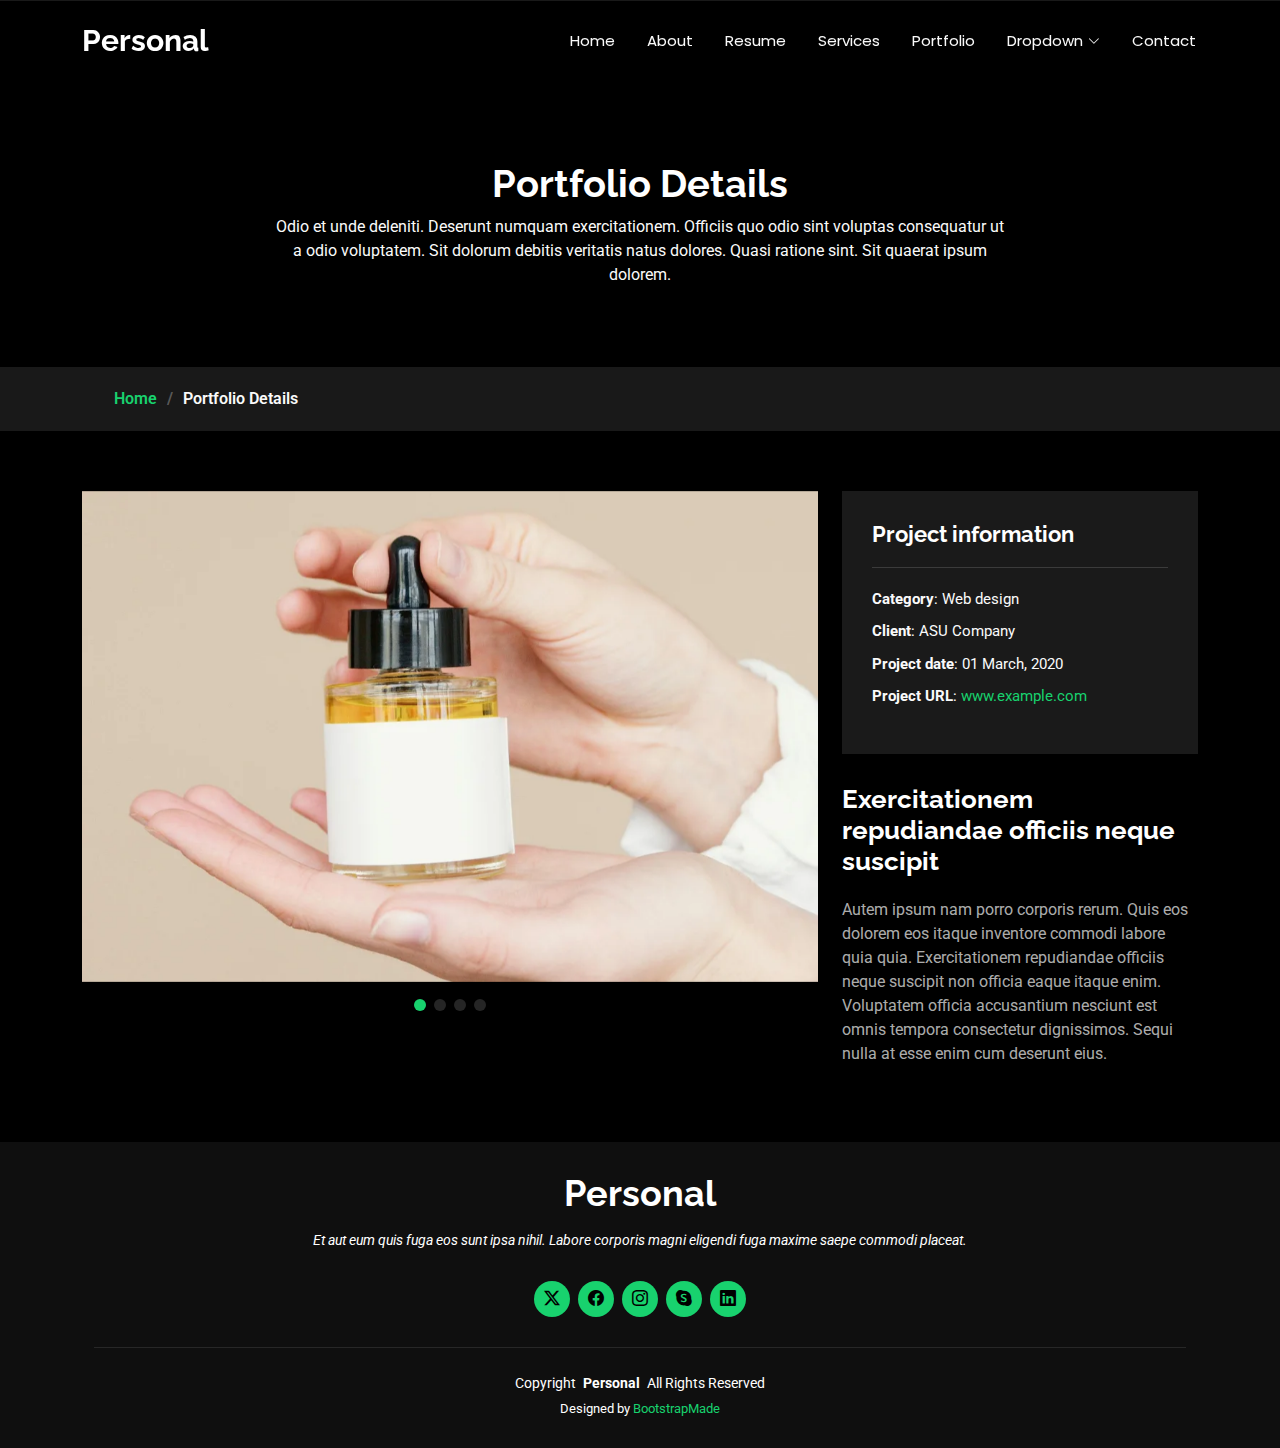
<file: portfolio-details.html>
<!DOCTYPE html>
<html lang="en">

<head>
  <meta charset="utf-8">
  <meta content="width=device-width, initial-scale=1.0" name="viewport">
  <title>Portfolio Details - Personal Bootstrap Template</title>
  <meta name="description" content="">
  <meta name="keywords" content="">

  <!-- Favicons -->
  <link href="assets/img/favicon.png" rel="icon">
  <link href="assets/img/apple-touch-icon.png" rel="apple-touch-icon">

  <!-- Fonts -->
  <link href="https://fonts.googleapis.com" rel="preconnect">
  <link href="https://fonts.gstatic.com" rel="preconnect" crossorigin>
  <link href="https://fonts.googleapis.com/css2?family=Roboto:ital,wght@0,100;0,300;0,400;0,500;0,700;0,900;1,100;1,300;1,400;1,500;1,700;1,900&family=Poppins:ital,wght@0,100;0,200;0,300;0,400;0,500;0,600;0,700;0,800;0,900;1,100;1,200;1,300;1,400;1,500;1,600;1,700;1,800;1,900&family=Raleway:ital,wght@0,100;0,200;0,300;0,400;0,500;0,600;0,700;0,800;0,900;1,100;1,200;1,300;1,400;1,500;1,600;1,700;1,800;1,900&display=swap" rel="stylesheet">

  <!-- Vendor CSS Files -->
  <link href="assets/vendor/bootstrap/css/bootstrap.min.css" rel="stylesheet">
  <link href="assets/vendor/bootstrap-icons/bootstrap-icons.css" rel="stylesheet">
  <link href="assets/vendor/aos/aos.css" rel="stylesheet">
  <link href="assets/vendor/swiper/swiper-bundle.min.css" rel="stylesheet">
  <link href="assets/vendor/glightbox/css/glightbox.min.css" rel="stylesheet">

  <!-- Main CSS File -->
  <link href="assets/css/main.css" rel="stylesheet">

  <!-- =======================================================
  * Template Name: Personal
  * Template URL: https://bootstrapmade.com/personal-free-resume-bootstrap-template/
  * Updated: Mar 05 2025 with Bootstrap v5.3.3
  * Author: BootstrapMade.com
  * License: https://bootstrapmade.com/license/
  ======================================================== -->
</head>

<body class="portfolio-details-page">

  <header id="header" class="header d-flex align-items-center fixed-top">
    <div class="container-fluid container-xl position-relative d-flex align-items-center justify-content-between">

      <a href="index.html" class="logo d-flex align-items-center">
        <!-- Uncomment the line below if you also wish to use an image logo -->
        <!-- <img src="assets/img/logo.webp" alt=""> -->
        <h1 class="sitename">Personal</h1>
      </a>

      <nav id="navmenu" class="navmenu">
        <ul>
          <li><a href="index.html">Home</a></li>
          <li><a href="about.html">About</a></li>
          <li><a href="resume.html">Resume</a></li>
          <li><a href="services.html">Services</a></li>
          <li><a href="portfolio.html">Portfolio</a></li>
          <li class="dropdown"><a href="#"><span>Dropdown</span> <i class="bi bi-chevron-down toggle-dropdown"></i></a>
            <ul>
              <li><a href="#">Dropdown 1</a></li>
              <li class="dropdown"><a href="#"><span>Deep Dropdown</span> <i class="bi bi-chevron-down toggle-dropdown"></i></a>
                <ul>
                  <li><a href="#">Deep Dropdown 1</a></li>
                  <li><a href="#">Deep Dropdown 2</a></li>
                  <li><a href="#">Deep Dropdown 3</a></li>
                  <li><a href="#">Deep Dropdown 4</a></li>
                  <li><a href="#">Deep Dropdown 5</a></li>
                </ul>
              </li>
              <li><a href="#">Dropdown 2</a></li>
              <li><a href="#">Dropdown 3</a></li>
              <li><a href="#">Dropdown 4</a></li>
            </ul>
          </li>
          <li><a href="contact.html">Contact</a></li>
        </ul>
        <i class="mobile-nav-toggle d-xl-none bi bi-list"></i>
      </nav>

    </div>
  </header>

  <main class="main">

    <!-- Page Title -->
    <div class="page-title" data-aos="fade">
      <div class="heading">
        <div class="container">
          <div class="row d-flex justify-content-center text-center">
            <div class="col-lg-8">
              <h1>Portfolio Details</h1>
              <p class="mb-0">Odio et unde deleniti. Deserunt numquam exercitationem. Officiis quo odio sint voluptas consequatur ut a odio voluptatem. Sit dolorum debitis veritatis natus dolores. Quasi ratione sint. Sit quaerat ipsum dolorem.</p>
            </div>
          </div>
        </div>
      </div>
      <nav class="breadcrumbs">
        <div class="container">
          <ol>
            <li><a href="index.html">Home</a></li>
            <li class="current">Portfolio Details</li>
          </ol>
        </div>
      </nav>
    </div><!-- End Page Title -->

    <!-- Portfolio Details Section -->
    <section id="portfolio-details" class="portfolio-details section">

      <div class="container" data-aos="fade-up" data-aos-delay="100">

        <div class="row gy-4">

          <div class="col-lg-8">
            <div class="portfolio-details-slider swiper init-swiper">

              <script type="application/json" class="swiper-config">
                {
                  "loop": true,
                  "speed": 600,
                  "autoplay": {
                    "delay": 5000
                  },
                  "slidesPerView": "auto",
                  "pagination": {
                    "el": ".swiper-pagination",
                    "type": "bullets",
                    "clickable": true
                  }
                }
              </script>

              <div class="swiper-wrapper align-items-center">

                <div class="swiper-slide">
                  <img src="assets/img/portfolio/portfolio-1.webp" alt="">
                </div>

                <div class="swiper-slide">
                  <img src="assets/img/portfolio/portfolio-10.webp" alt="">
                </div>

                <div class="swiper-slide">
                  <img src="assets/img/portfolio/portfolio-7.webp" alt="">
                </div>

                <div class="swiper-slide">
                  <img src="assets/img/portfolio/portfolio-4.webp" alt="">
                </div>

              </div>
              <div class="swiper-pagination"></div>
            </div>
          </div>

          <div class="col-lg-4">
            <div class="portfolio-info" data-aos="fade-up" data-aos-delay="200">
              <h3>Project information</h3>
              <ul>
                <li><strong>Category</strong>: Web design</li>
                <li><strong>Client</strong>: ASU Company</li>
                <li><strong>Project date</strong>: 01 March, 2020</li>
                <li><strong>Project URL</strong>: <a href="#">www.example.com</a></li>
              </ul>
            </div>
            <div class="portfolio-description" data-aos="fade-up" data-aos-delay="300">
              <h2>Exercitationem repudiandae officiis neque suscipit</h2>
              <p>
                Autem ipsum nam porro corporis rerum. Quis eos dolorem eos itaque inventore commodi labore quia quia. Exercitationem repudiandae officiis neque suscipit non officia eaque itaque enim. Voluptatem officia accusantium nesciunt est omnis tempora consectetur dignissimos. Sequi nulla at esse enim cum deserunt eius.
              </p>
            </div>
          </div>

        </div>

      </div>

    </section><!-- /Portfolio Details Section -->

  </main>

  <footer id="footer" class="footer dark-background">
    <div class="container">
      <h3 class="sitename">Personal</h3>
      <p>Et aut eum quis fuga eos sunt ipsa nihil. Labore corporis magni eligendi fuga maxime saepe commodi placeat.</p>
      <div class="social-links d-flex justify-content-center">
        <a href=""><i class="bi bi-twitter-x"></i></a>
        <a href=""><i class="bi bi-facebook"></i></a>
        <a href=""><i class="bi bi-instagram"></i></a>
        <a href=""><i class="bi bi-skype"></i></a>
        <a href=""><i class="bi bi-linkedin"></i></a>
      </div>
      <div class="container">
        <div class="copyright">
          <span>Copyright</span> <strong class="px-1 sitename">Personal</strong> <span>All Rights Reserved</span>
        </div>
        <div class="credits">
          <!-- All the links in the footer should remain intact. -->
          <!-- You can delete the links only if you've purchased the pro version. -->
          <!-- Licensing information: https://bootstrapmade.com/license/ -->
          <!-- Purchase the pro version with working PHP/AJAX contact form: [buy-url] -->
          Designed by <a href="https://bootstrapmade.com/">BootstrapMade</a>
        </div>
      </div>
    </div>
  </footer>

  <!-- Scroll Top -->
  <a href="#" id="scroll-top" class="scroll-top d-flex align-items-center justify-content-center"><i class="bi bi-arrow-up-short"></i></a>

  <!-- Preloader -->
  <div id="preloader"></div>

  <!-- Vendor JS Files -->
  <script src="assets/vendor/bootstrap/js/bootstrap.bundle.min.js"></script>
  <script src="assets/vendor/php-email-form/validate.js"></script>
  <script src="assets/vendor/aos/aos.js"></script>
  <script src="assets/vendor/typed.js/typed.umd.js"></script>
  <script src="assets/vendor/purecounter/purecounter_vanilla.js"></script>
  <script src="assets/vendor/waypoints/noframework.waypoints.js"></script>
  <script src="assets/vendor/swiper/swiper-bundle.min.js"></script>
  <script src="assets/vendor/glightbox/js/glightbox.min.js"></script>
  <script src="assets/vendor/imagesloaded/imagesloaded.pkgd.min.js"></script>
  <script src="assets/vendor/isotope-layout/isotope.pkgd.min.js"></script>

  <!-- Main JS File -->
  <script src="assets/js/main.js"></script>

</body>

</html>
</file>
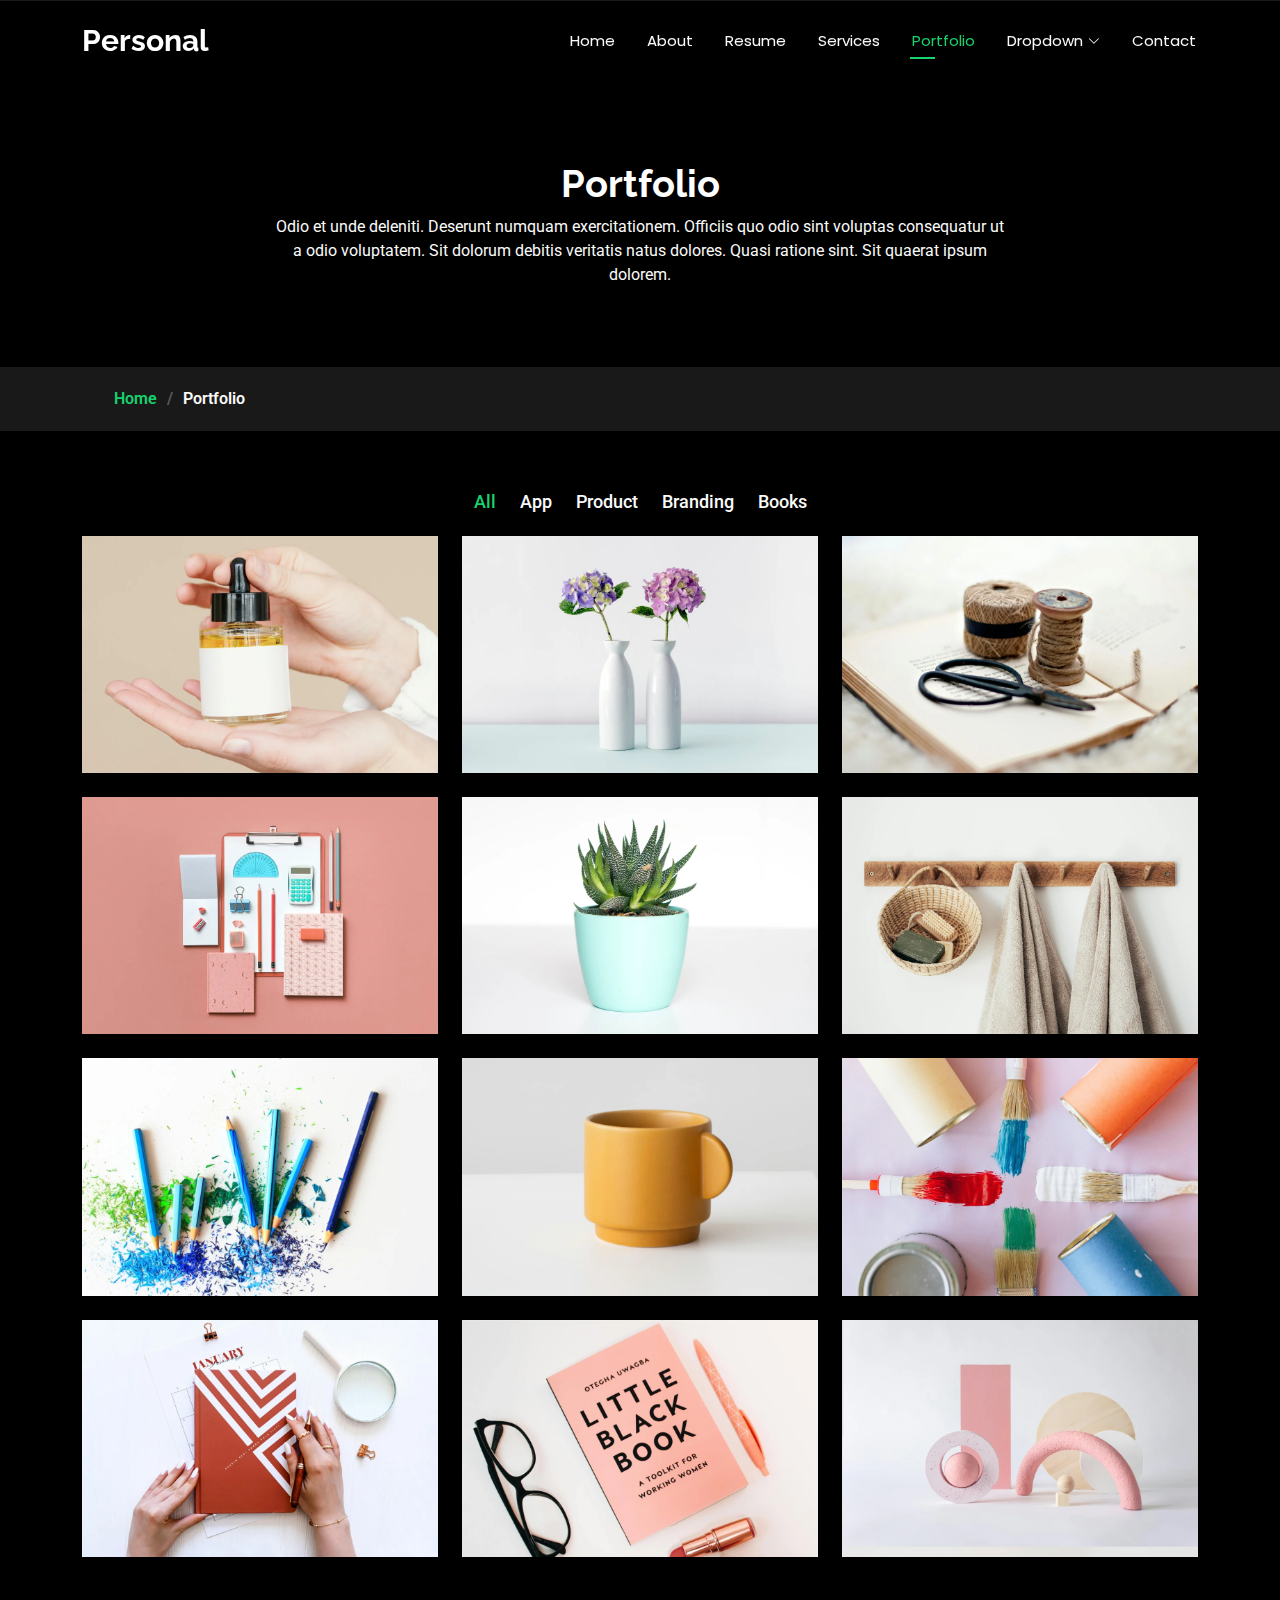
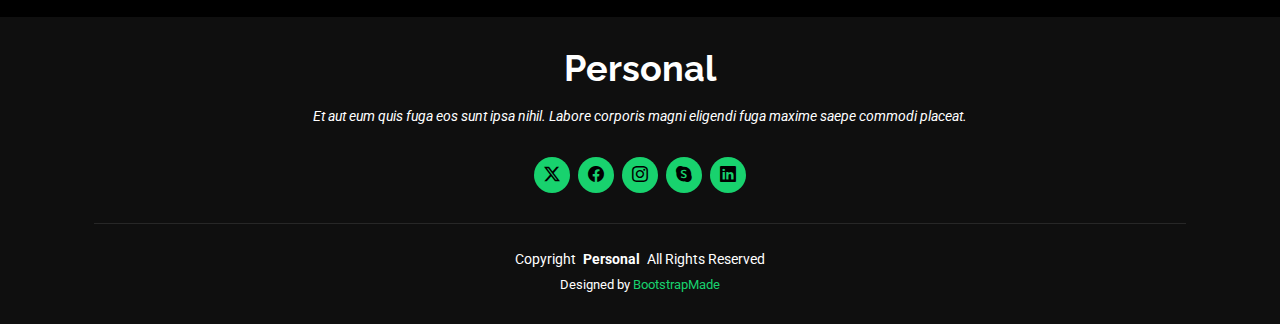
<file: portfolio.html>
<!DOCTYPE html>
<html lang="en">

<head>
  <meta charset="utf-8">
  <meta content="width=device-width, initial-scale=1.0" name="viewport">
  <title>Portfolio - Personal Bootstrap Template</title>
  <meta name="description" content="">
  <meta name="keywords" content="">

  <!-- Favicons -->
  <link href="assets/img/favicon.png" rel="icon">
  <link href="assets/img/apple-touch-icon.png" rel="apple-touch-icon">

  <!-- Fonts -->
  <link href="https://fonts.googleapis.com" rel="preconnect">
  <link href="https://fonts.gstatic.com" rel="preconnect" crossorigin>
  <link href="https://fonts.googleapis.com/css2?family=Roboto:ital,wght@0,100;0,300;0,400;0,500;0,700;0,900;1,100;1,300;1,400;1,500;1,700;1,900&family=Poppins:ital,wght@0,100;0,200;0,300;0,400;0,500;0,600;0,700;0,800;0,900;1,100;1,200;1,300;1,400;1,500;1,600;1,700;1,800;1,900&family=Raleway:ital,wght@0,100;0,200;0,300;0,400;0,500;0,600;0,700;0,800;0,900;1,100;1,200;1,300;1,400;1,500;1,600;1,700;1,800;1,900&display=swap" rel="stylesheet">

  <!-- Vendor CSS Files -->
  <link href="assets/vendor/bootstrap/css/bootstrap.min.css" rel="stylesheet">
  <link href="assets/vendor/bootstrap-icons/bootstrap-icons.css" rel="stylesheet">
  <link href="assets/vendor/aos/aos.css" rel="stylesheet">
  <link href="assets/vendor/swiper/swiper-bundle.min.css" rel="stylesheet">
  <link href="assets/vendor/glightbox/css/glightbox.min.css" rel="stylesheet">

  <!-- Main CSS File -->
  <link href="assets/css/main.css" rel="stylesheet">

  <!-- =======================================================
  * Template Name: Personal
  * Template URL: https://bootstrapmade.com/personal-free-resume-bootstrap-template/
  * Updated: Mar 05 2025 with Bootstrap v5.3.3
  * Author: BootstrapMade.com
  * License: https://bootstrapmade.com/license/
  ======================================================== -->
</head>

<body class="portfolio-page">

  <header id="header" class="header d-flex align-items-center fixed-top">
    <div class="container-fluid container-xl position-relative d-flex align-items-center justify-content-between">

      <a href="index.html" class="logo d-flex align-items-center">
        <!-- Uncomment the line below if you also wish to use an image logo -->
        <!-- <img src="assets/img/logo.webp" alt=""> -->
        <h1 class="sitename">Personal</h1>
      </a>

      <nav id="navmenu" class="navmenu">
        <ul>
          <li><a href="index.html">Home</a></li>
          <li><a href="about.html">About</a></li>
          <li><a href="resume.html">Resume</a></li>
          <li><a href="services.html">Services</a></li>
          <li><a href="portfolio.html" class="active">Portfolio</a></li>
          <li class="dropdown"><a href="#"><span>Dropdown</span> <i class="bi bi-chevron-down toggle-dropdown"></i></a>
            <ul>
              <li><a href="#">Dropdown 1</a></li>
              <li class="dropdown"><a href="#"><span>Deep Dropdown</span> <i class="bi bi-chevron-down toggle-dropdown"></i></a>
                <ul>
                  <li><a href="#">Deep Dropdown 1</a></li>
                  <li><a href="#">Deep Dropdown 2</a></li>
                  <li><a href="#">Deep Dropdown 3</a></li>
                  <li><a href="#">Deep Dropdown 4</a></li>
                  <li><a href="#">Deep Dropdown 5</a></li>
                </ul>
              </li>
              <li><a href="#">Dropdown 2</a></li>
              <li><a href="#">Dropdown 3</a></li>
              <li><a href="#">Dropdown 4</a></li>
            </ul>
          </li>
          <li><a href="contact.html">Contact</a></li>
        </ul>
        <i class="mobile-nav-toggle d-xl-none bi bi-list"></i>
      </nav>

    </div>
  </header>

  <main class="main">

    <!-- Page Title -->
    <div class="page-title" data-aos="fade">
      <div class="heading">
        <div class="container">
          <div class="row d-flex justify-content-center text-center">
            <div class="col-lg-8">
              <h1>Portfolio</h1>
              <p class="mb-0">Odio et unde deleniti. Deserunt numquam exercitationem. Officiis quo odio sint voluptas consequatur ut a odio voluptatem. Sit dolorum debitis veritatis natus dolores. Quasi ratione sint. Sit quaerat ipsum dolorem.</p>
            </div>
          </div>
        </div>
      </div>
      <nav class="breadcrumbs">
        <div class="container">
          <ol>
            <li><a href="index.html">Home</a></li>
            <li class="current">Portfolio</li>
          </ol>
        </div>
      </nav>
    </div><!-- End Page Title -->

    <!-- Portfolio Section -->
    <section id="portfolio" class="portfolio section">

      <div class="container">

        <div class="isotope-layout" data-default-filter="*" data-layout="masonry" data-sort="original-order">

          <ul class="portfolio-filters isotope-filters" data-aos="fade-up" data-aos-delay="100">
            <li data-filter="*" class="filter-active">All</li>
            <li data-filter=".filter-app">App</li>
            <li data-filter=".filter-product">Product</li>
            <li data-filter=".filter-branding">Branding</li>
            <li data-filter=".filter-books">Books</li>
          </ul><!-- End Portfolio Filters -->

          <div class="row gy-4 isotope-container" data-aos="fade-up" data-aos-delay="200">

            <div class="col-lg-4 col-md-6 portfolio-item isotope-item filter-app">
              <div class="portfolio-content h-100">
                <img src="assets/img/portfolio/portfolio-1.webp" class="img-fluid" alt="">
                <div class="portfolio-info">
                  <h4>App 1</h4>
                  <p>Lorem ipsum, dolor sit amet consectetur</p>
                  <a href="assets/img/portfolio/portfolio-1.webp" title="App 1" data-gallery="portfolio-gallery-app" class="glightbox preview-link"><i class="bi bi-zoom-in"></i></a>
                  <a href="portfolio-details.html" title="More Details" class="details-link"><i class="bi bi-link-45deg"></i></a>
                </div>
              </div>
            </div><!-- End Portfolio Item -->

            <div class="col-lg-4 col-md-6 portfolio-item isotope-item filter-product">
              <div class="portfolio-content h-100">
                <img src="assets/img/portfolio/portfolio-10.webp" class="img-fluid" alt="">
                <div class="portfolio-info">
                  <h4>Product 1</h4>
                  <p>Lorem ipsum, dolor sit amet consectetur</p>
                  <a href="assets/img/portfolio/portfolio-10.webp" title="Product 1" data-gallery="portfolio-gallery-product" class="glightbox preview-link"><i class="bi bi-zoom-in"></i></a>
                  <a href="portfolio-details.html" title="More Details" class="details-link"><i class="bi bi-link-45deg"></i></a>
                </div>
              </div>
            </div><!-- End Portfolio Item -->

            <div class="col-lg-4 col-md-6 portfolio-item isotope-item filter-branding">
              <div class="portfolio-content h-100">
                <img src="assets/img/portfolio/portfolio-7.webp" class="img-fluid" alt="">
                <div class="portfolio-info">
                  <h4>Branding 1</h4>
                  <p>Lorem ipsum, dolor sit amet consectetur</p>
                  <a href="assets/img/portfolio/portfolio-7.webp" title="Branding 1" data-gallery="portfolio-gallery-branding" class="glightbox preview-link"><i class="bi bi-zoom-in"></i></a>
                  <a href="portfolio-details.html" title="More Details" class="details-link"><i class="bi bi-link-45deg"></i></a>
                </div>
              </div>
            </div><!-- End Portfolio Item -->

            <div class="col-lg-4 col-md-6 portfolio-item isotope-item filter-books">
              <div class="portfolio-content h-100">
                <img src="assets/img/portfolio/portfolio-4.webp" class="img-fluid" alt="">
                <div class="portfolio-info">
                  <h4>Books 1</h4>
                  <p>Lorem ipsum, dolor sit amet consectetur</p>
                  <a href="assets/img/portfolio/portfolio-4.webp" title="Branding 1" data-gallery="portfolio-gallery-book" class="glightbox preview-link"><i class="bi bi-zoom-in"></i></a>
                  <a href="portfolio-details.html" title="More Details" class="details-link"><i class="bi bi-link-45deg"></i></a>
                </div>
              </div>
            </div><!-- End Portfolio Item -->

            <div class="col-lg-4 col-md-6 portfolio-item isotope-item filter-app">
              <div class="portfolio-content h-100">
                <img src="assets/img/portfolio/portfolio-2.webp" class="img-fluid" alt="">
                <div class="portfolio-info">
                  <h4>App 2</h4>
                  <p>Lorem ipsum, dolor sit amet consectetur</p>
                  <a href="assets/img/portfolio/portfolio-2.webp" title="App 2" data-gallery="portfolio-gallery-app" class="glightbox preview-link"><i class="bi bi-zoom-in"></i></a>
                  <a href="portfolio-details.html" title="More Details" class="details-link"><i class="bi bi-link-45deg"></i></a>
                </div>
              </div>
            </div><!-- End Portfolio Item -->

            <div class="col-lg-4 col-md-6 portfolio-item isotope-item filter-product">
              <div class="portfolio-content h-100">
                <img src="assets/img/portfolio/portfolio-11.webp" class="img-fluid" alt="">
                <div class="portfolio-info">
                  <h4>Product 2</h4>
                  <p>Lorem ipsum, dolor sit amet consectetur</p>
                  <a href="assets/img/portfolio/portfolio-11.webp" title="Product 2" data-gallery="portfolio-gallery-product" class="glightbox preview-link"><i class="bi bi-zoom-in"></i></a>
                  <a href="portfolio-details.html" title="More Details" class="details-link"><i class="bi bi-link-45deg"></i></a>
                </div>
              </div>
            </div><!-- End Portfolio Item -->

            <div class="col-lg-4 col-md-6 portfolio-item isotope-item filter-branding">
              <div class="portfolio-content h-100">
                <img src="assets/img/portfolio/portfolio-8.webp" class="img-fluid" alt="">
                <div class="portfolio-info">
                  <h4>Branding 2</h4>
                  <p>Lorem ipsum, dolor sit amet consectetur</p>
                  <a href="assets/img/portfolio/portfolio-8.webp" title="Branding 2" data-gallery="portfolio-gallery-branding" class="glightbox preview-link"><i class="bi bi-zoom-in"></i></a>
                  <a href="portfolio-details.html" title="More Details" class="details-link"><i class="bi bi-link-45deg"></i></a>
                </div>
              </div>
            </div><!-- End Portfolio Item -->

            <div class="col-lg-4 col-md-6 portfolio-item isotope-item filter-books">
              <div class="portfolio-content h-100">
                <img src="assets/img/portfolio/portfolio-5.webp" class="img-fluid" alt="">
                <div class="portfolio-info">
                  <h4>Books 2</h4>
                  <p>Lorem ipsum, dolor sit amet consectetur</p>
                  <a href="assets/img/portfolio/portfolio-5.webp" title="Branding 2" data-gallery="portfolio-gallery-book" class="glightbox preview-link"><i class="bi bi-zoom-in"></i></a>
                  <a href="portfolio-details.html" title="More Details" class="details-link"><i class="bi bi-link-45deg"></i></a>
                </div>
              </div>
            </div><!-- End Portfolio Item -->

            <div class="col-lg-4 col-md-6 portfolio-item isotope-item filter-app">
              <div class="portfolio-content h-100">
                <img src="assets/img/portfolio/portfolio-3.webp" class="img-fluid" alt="">
                <div class="portfolio-info">
                  <h4>App 3</h4>
                  <p>Lorem ipsum, dolor sit amet consectetur</p>
                  <a href="assets/img/portfolio/portfolio-3.webp" title="App 3" data-gallery="portfolio-gallery-app" class="glightbox preview-link"><i class="bi bi-zoom-in"></i></a>
                  <a href="portfolio-details.html" title="More Details" class="details-link"><i class="bi bi-link-45deg"></i></a>
                </div>
              </div>
            </div><!-- End Portfolio Item -->

            <div class="col-lg-4 col-md-6 portfolio-item isotope-item filter-product">
              <div class="portfolio-content h-100">
                <img src="assets/img/portfolio/portfolio-12.webp" class="img-fluid" alt="">
                <div class="portfolio-info">
                  <h4>Product 3</h4>
                  <p>Lorem ipsum, dolor sit amet consectetur</p>
                  <a href="assets/img/portfolio/portfolio-12.webp" title="Product 3" data-gallery="portfolio-gallery-product" class="glightbox preview-link"><i class="bi bi-zoom-in"></i></a>
                  <a href="portfolio-details.html" title="More Details" class="details-link"><i class="bi bi-link-45deg"></i></a>
                </div>
              </div>
            </div><!-- End Portfolio Item -->

            <div class="col-lg-4 col-md-6 portfolio-item isotope-item filter-branding">
              <div class="portfolio-content h-100">
                <img src="assets/img/portfolio/portfolio-9.webp" class="img-fluid" alt="">
                <div class="portfolio-info">
                  <h4>Branding 3</h4>
                  <p>Lorem ipsum, dolor sit amet consectetur</p>
                  <a href="assets/img/portfolio/portfolio-9.webp" title="Branding 2" data-gallery="portfolio-gallery-branding" class="glightbox preview-link"><i class="bi bi-zoom-in"></i></a>
                  <a href="portfolio-details.html" title="More Details" class="details-link"><i class="bi bi-link-45deg"></i></a>
                </div>
              </div>
            </div><!-- End Portfolio Item -->

            <div class="col-lg-4 col-md-6 portfolio-item isotope-item filter-books">
              <div class="portfolio-content h-100">
                <img src="assets/img/portfolio/portfolio-6.webp" class="img-fluid" alt="">
                <div class="portfolio-info">
                  <h4>Books 3</h4>
                  <p>Lorem ipsum, dolor sit amet consectetur</p>
                  <a href="assets/img/portfolio/portfolio-6.webp" title="Branding 3" data-gallery="portfolio-gallery-book" class="glightbox preview-link"><i class="bi bi-zoom-in"></i></a>
                  <a href="portfolio-details.html" title="More Details" class="details-link"><i class="bi bi-link-45deg"></i></a>
                </div>
              </div>
            </div><!-- End Portfolio Item -->

          </div><!-- End Portfolio Container -->

        </div>

      </div>

    </section><!-- /Portfolio Section -->

  </main>

  <footer id="footer" class="footer dark-background">
    <div class="container">
      <h3 class="sitename">Personal</h3>
      <p>Et aut eum quis fuga eos sunt ipsa nihil. Labore corporis magni eligendi fuga maxime saepe commodi placeat.</p>
      <div class="social-links d-flex justify-content-center">
        <a href=""><i class="bi bi-twitter-x"></i></a>
        <a href=""><i class="bi bi-facebook"></i></a>
        <a href=""><i class="bi bi-instagram"></i></a>
        <a href=""><i class="bi bi-skype"></i></a>
        <a href=""><i class="bi bi-linkedin"></i></a>
      </div>
      <div class="container">
        <div class="copyright">
          <span>Copyright</span> <strong class="px-1 sitename">Personal</strong> <span>All Rights Reserved</span>
        </div>
        <div class="credits">
          <!-- All the links in the footer should remain intact. -->
          <!-- You can delete the links only if you've purchased the pro version. -->
          <!-- Licensing information: https://bootstrapmade.com/license/ -->
          <!-- Purchase the pro version with working PHP/AJAX contact form: [buy-url] -->
          Designed by <a href="https://bootstrapmade.com/">BootstrapMade</a>
        </div>
      </div>
    </div>
  </footer>

  <!-- Scroll Top -->
  <a href="#" id="scroll-top" class="scroll-top d-flex align-items-center justify-content-center"><i class="bi bi-arrow-up-short"></i></a>

  <!-- Preloader -->
  <div id="preloader"></div>

  <!-- Vendor JS Files -->
  <script src="assets/vendor/bootstrap/js/bootstrap.bundle.min.js"></script>
  <script src="assets/vendor/php-email-form/validate.js"></script>
  <script src="assets/vendor/aos/aos.js"></script>
  <script src="assets/vendor/typed.js/typed.umd.js"></script>
  <script src="assets/vendor/purecounter/purecounter_vanilla.js"></script>
  <script src="assets/vendor/waypoints/noframework.waypoints.js"></script>
  <script src="assets/vendor/swiper/swiper-bundle.min.js"></script>
  <script src="assets/vendor/glightbox/js/glightbox.min.js"></script>
  <script src="assets/vendor/imagesloaded/imagesloaded.pkgd.min.js"></script>
  <script src="assets/vendor/isotope-layout/isotope.pkgd.min.js"></script>

  <!-- Main JS File -->
  <script src="assets/js/main.js"></script>

</body>

</html>
</file>
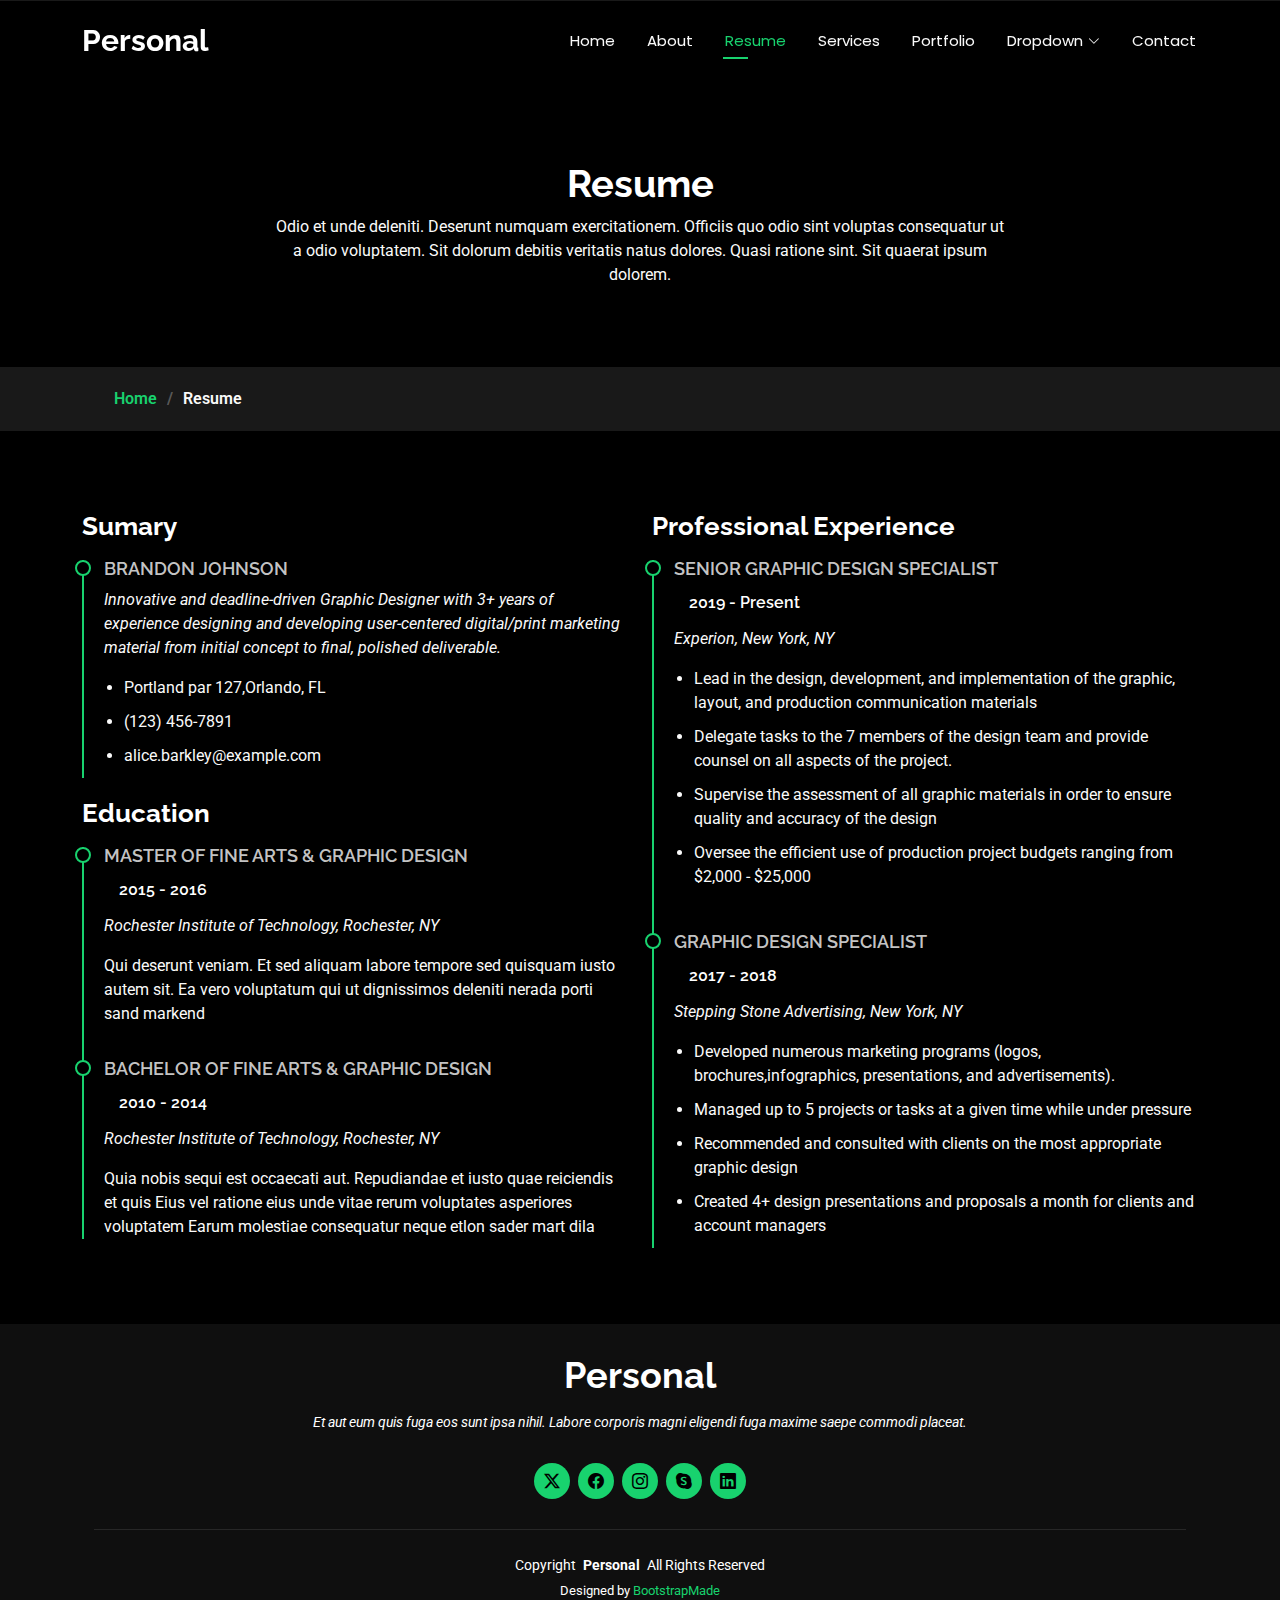
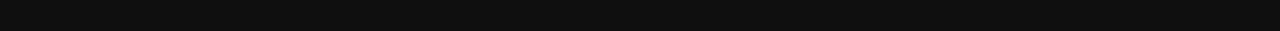
<file: resume.html>
<!DOCTYPE html>
<html lang="en">

<head>
  <meta charset="utf-8">
  <meta content="width=device-width, initial-scale=1.0" name="viewport">
  <title>Resume - Personal Bootstrap Template</title>
  <meta name="description" content="">
  <meta name="keywords" content="">

  <!-- Favicons -->
  <link href="assets/img/favicon.png" rel="icon">
  <link href="assets/img/apple-touch-icon.png" rel="apple-touch-icon">

  <!-- Fonts -->
  <link href="https://fonts.googleapis.com" rel="preconnect">
  <link href="https://fonts.gstatic.com" rel="preconnect" crossorigin>
  <link href="https://fonts.googleapis.com/css2?family=Roboto:ital,wght@0,100;0,300;0,400;0,500;0,700;0,900;1,100;1,300;1,400;1,500;1,700;1,900&family=Poppins:ital,wght@0,100;0,200;0,300;0,400;0,500;0,600;0,700;0,800;0,900;1,100;1,200;1,300;1,400;1,500;1,600;1,700;1,800;1,900&family=Raleway:ital,wght@0,100;0,200;0,300;0,400;0,500;0,600;0,700;0,800;0,900;1,100;1,200;1,300;1,400;1,500;1,600;1,700;1,800;1,900&display=swap" rel="stylesheet">

  <!-- Vendor CSS Files -->
  <link href="assets/vendor/bootstrap/css/bootstrap.min.css" rel="stylesheet">
  <link href="assets/vendor/bootstrap-icons/bootstrap-icons.css" rel="stylesheet">
  <link href="assets/vendor/aos/aos.css" rel="stylesheet">
  <link href="assets/vendor/swiper/swiper-bundle.min.css" rel="stylesheet">
  <link href="assets/vendor/glightbox/css/glightbox.min.css" rel="stylesheet">

  <!-- Main CSS File -->
  <link href="assets/css/main.css" rel="stylesheet">

  <!-- =======================================================
  * Template Name: Personal
  * Template URL: https://bootstrapmade.com/personal-free-resume-bootstrap-template/
  * Updated: Mar 05 2025 with Bootstrap v5.3.3
  * Author: BootstrapMade.com
  * License: https://bootstrapmade.com/license/
  ======================================================== -->
</head>

<body class="resume-page">

  <header id="header" class="header d-flex align-items-center fixed-top">
    <div class="container-fluid container-xl position-relative d-flex align-items-center justify-content-between">

      <a href="index.html" class="logo d-flex align-items-center">
        <!-- Uncomment the line below if you also wish to use an image logo -->
        <!-- <img src="assets/img/logo.webp" alt=""> -->
        <h1 class="sitename">Personal</h1>
      </a>

      <nav id="navmenu" class="navmenu">
        <ul>
          <li><a href="index.html">Home</a></li>
          <li><a href="about.html">About</a></li>
          <li><a href="resume.html" class="active">Resume</a></li>
          <li><a href="services.html">Services</a></li>
          <li><a href="portfolio.html">Portfolio</a></li>
          <li class="dropdown"><a href="#"><span>Dropdown</span> <i class="bi bi-chevron-down toggle-dropdown"></i></a>
            <ul>
              <li><a href="#">Dropdown 1</a></li>
              <li class="dropdown"><a href="#"><span>Deep Dropdown</span> <i class="bi bi-chevron-down toggle-dropdown"></i></a>
                <ul>
                  <li><a href="#">Deep Dropdown 1</a></li>
                  <li><a href="#">Deep Dropdown 2</a></li>
                  <li><a href="#">Deep Dropdown 3</a></li>
                  <li><a href="#">Deep Dropdown 4</a></li>
                  <li><a href="#">Deep Dropdown 5</a></li>
                </ul>
              </li>
              <li><a href="#">Dropdown 2</a></li>
              <li><a href="#">Dropdown 3</a></li>
              <li><a href="#">Dropdown 4</a></li>
            </ul>
          </li>
          <li><a href="contact.html">Contact</a></li>
        </ul>
        <i class="mobile-nav-toggle d-xl-none bi bi-list"></i>
      </nav>

    </div>
  </header>

  <main class="main">

    <!-- Page Title -->
    <div class="page-title" data-aos="fade">
      <div class="heading">
        <div class="container">
          <div class="row d-flex justify-content-center text-center">
            <div class="col-lg-8">
              <h1>Resume</h1>
              <p class="mb-0">Odio et unde deleniti. Deserunt numquam exercitationem. Officiis quo odio sint voluptas consequatur ut a odio voluptatem. Sit dolorum debitis veritatis natus dolores. Quasi ratione sint. Sit quaerat ipsum dolorem.</p>
            </div>
          </div>
        </div>
      </div>
      <nav class="breadcrumbs">
        <div class="container">
          <ol>
            <li><a href="index.html">Home</a></li>
            <li class="current">Resume</li>
          </ol>
        </div>
      </nav>
    </div><!-- End Page Title -->

    <!-- Resume Section -->
    <section id="resume" class="resume section">

      <div class="container">

        <div class="row">

          <div class="col-lg-6" data-aos="fade-up" data-aos-delay="100">
            <h3 class="resume-title">Sumary</h3>

            <div class="resume-item pb-0">
              <h4>Brandon Johnson</h4>
              <p><em>Innovative and deadline-driven Graphic Designer with 3+ years of experience designing and developing user-centered digital/print marketing material from initial concept to final, polished deliverable.</em></p>
              <ul>
                <li>Portland par 127,Orlando, FL</li>
                <li>(123) 456-7891</li>
                <li>alice.barkley@example.com</li>
              </ul>
            </div><!-- Edn Resume Item -->

            <h3 class="resume-title">Education</h3>
            <div class="resume-item">
              <h4>Master of Fine Arts &amp; Graphic Design</h4>
              <h5>2015 - 2016</h5>
              <p><em>Rochester Institute of Technology, Rochester, NY</em></p>
              <p>Qui deserunt veniam. Et sed aliquam labore tempore sed quisquam iusto autem sit. Ea vero voluptatum qui ut dignissimos deleniti nerada porti sand markend</p>
            </div><!-- Edn Resume Item -->

            <div class="resume-item">
              <h4>Bachelor of Fine Arts &amp; Graphic Design</h4>
              <h5>2010 - 2014</h5>
              <p><em>Rochester Institute of Technology, Rochester, NY</em></p>
              <p>Quia nobis sequi est occaecati aut. Repudiandae et iusto quae reiciendis et quis Eius vel ratione eius unde vitae rerum voluptates asperiores voluptatem Earum molestiae consequatur neque etlon sader mart dila</p>
            </div><!-- Edn Resume Item -->

          </div>

          <div class="col-lg-6" data-aos="fade-up" data-aos-delay="200">
            <h3 class="resume-title">Professional Experience</h3>
            <div class="resume-item">
              <h4>Senior graphic design specialist</h4>
              <h5>2019 - Present</h5>
              <p><em>Experion, New York, NY </em></p>
              <ul>
                <li>Lead in the design, development, and implementation of the graphic, layout, and production communication materials</li>
                <li>Delegate tasks to the 7 members of the design team and provide counsel on all aspects of the project. </li>
                <li>Supervise the assessment of all graphic materials in order to ensure quality and accuracy of the design</li>
                <li>Oversee the efficient use of production project budgets ranging from $2,000 - $25,000</li>
              </ul>
            </div><!-- Edn Resume Item -->

            <div class="resume-item">
              <h4>Graphic design specialist</h4>
              <h5>2017 - 2018</h5>
              <p><em>Stepping Stone Advertising, New York, NY</em></p>
              <ul>
                <li>Developed numerous marketing programs (logos, brochures,infographics, presentations, and advertisements).</li>
                <li>Managed up to 5 projects or tasks at a given time while under pressure</li>
                <li>Recommended and consulted with clients on the most appropriate graphic design</li>
                <li>Created 4+ design presentations and proposals a month for clients and account managers</li>
              </ul>
            </div><!-- Edn Resume Item -->

          </div>

        </div>

      </div>

    </section><!-- /Resume Section -->

  </main>

  <footer id="footer" class="footer dark-background">
    <div class="container">
      <h3 class="sitename">Personal</h3>
      <p>Et aut eum quis fuga eos sunt ipsa nihil. Labore corporis magni eligendi fuga maxime saepe commodi placeat.</p>
      <div class="social-links d-flex justify-content-center">
        <a href=""><i class="bi bi-twitter-x"></i></a>
        <a href=""><i class="bi bi-facebook"></i></a>
        <a href=""><i class="bi bi-instagram"></i></a>
        <a href=""><i class="bi bi-skype"></i></a>
        <a href=""><i class="bi bi-linkedin"></i></a>
      </div>
      <div class="container">
        <div class="copyright">
          <span>Copyright</span> <strong class="px-1 sitename">Personal</strong> <span>All Rights Reserved</span>
        </div>
        <div class="credits">
          <!-- All the links in the footer should remain intact. -->
          <!-- You can delete the links only if you've purchased the pro version. -->
          <!-- Licensing information: https://bootstrapmade.com/license/ -->
          <!-- Purchase the pro version with working PHP/AJAX contact form: [buy-url] -->
          Designed by <a href="https://bootstrapmade.com/">BootstrapMade</a>
        </div>
      </div>
    </div>
  </footer>

  <!-- Scroll Top -->
  <a href="#" id="scroll-top" class="scroll-top d-flex align-items-center justify-content-center"><i class="bi bi-arrow-up-short"></i></a>

  <!-- Preloader -->
  <div id="preloader"></div>

  <!-- Vendor JS Files -->
  <script src="assets/vendor/bootstrap/js/bootstrap.bundle.min.js"></script>
  <script src="assets/vendor/php-email-form/validate.js"></script>
  <script src="assets/vendor/aos/aos.js"></script>
  <script src="assets/vendor/typed.js/typed.umd.js"></script>
  <script src="assets/vendor/purecounter/purecounter_vanilla.js"></script>
  <script src="assets/vendor/waypoints/noframework.waypoints.js"></script>
  <script src="assets/vendor/swiper/swiper-bundle.min.js"></script>
  <script src="assets/vendor/glightbox/js/glightbox.min.js"></script>
  <script src="assets/vendor/imagesloaded/imagesloaded.pkgd.min.js"></script>
  <script src="assets/vendor/isotope-layout/isotope.pkgd.min.js"></script>

  <!-- Main JS File -->
  <script src="assets/js/main.js"></script>

</body>

</html>
</file>
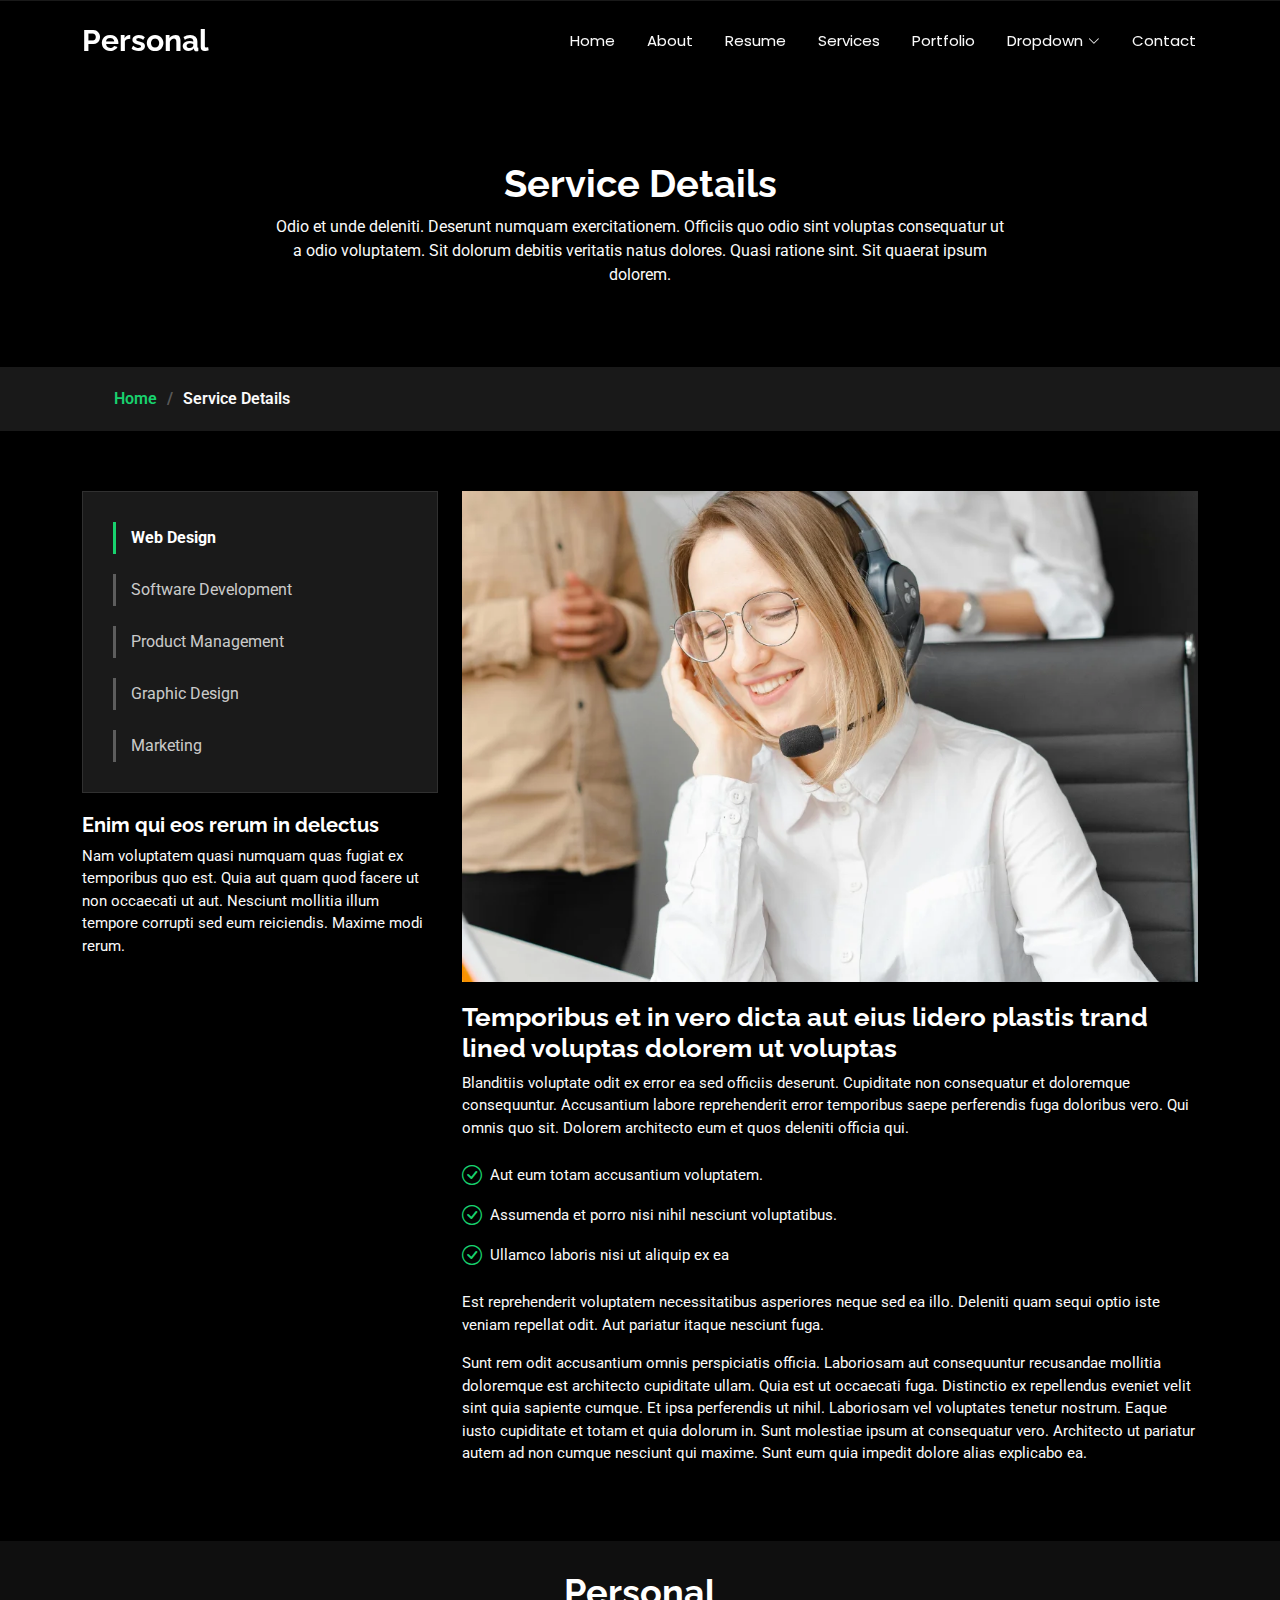
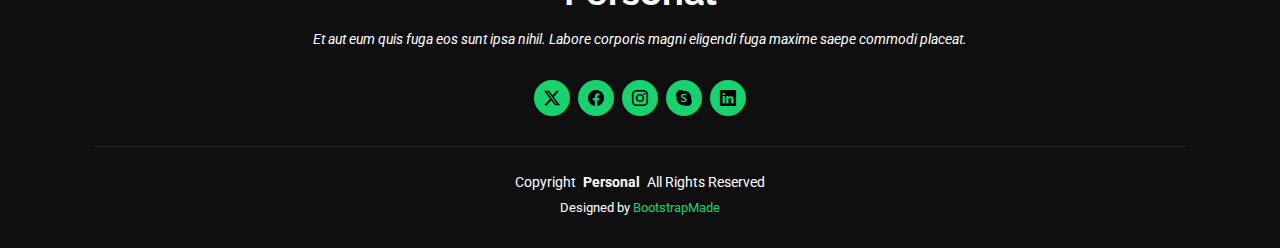
<file: service-details.html>
<!DOCTYPE html>
<html lang="en">

<head>
  <meta charset="utf-8">
  <meta content="width=device-width, initial-scale=1.0" name="viewport">
  <title>Service Details - Personal Bootstrap Template</title>
  <meta name="description" content="">
  <meta name="keywords" content="">

  <!-- Favicons -->
  <link href="assets/img/favicon.png" rel="icon">
  <link href="assets/img/apple-touch-icon.png" rel="apple-touch-icon">

  <!-- Fonts -->
  <link href="https://fonts.googleapis.com" rel="preconnect">
  <link href="https://fonts.gstatic.com" rel="preconnect" crossorigin>
  <link href="https://fonts.googleapis.com/css2?family=Roboto:ital,wght@0,100;0,300;0,400;0,500;0,700;0,900;1,100;1,300;1,400;1,500;1,700;1,900&family=Poppins:ital,wght@0,100;0,200;0,300;0,400;0,500;0,600;0,700;0,800;0,900;1,100;1,200;1,300;1,400;1,500;1,600;1,700;1,800;1,900&family=Raleway:ital,wght@0,100;0,200;0,300;0,400;0,500;0,600;0,700;0,800;0,900;1,100;1,200;1,300;1,400;1,500;1,600;1,700;1,800;1,900&display=swap" rel="stylesheet">

  <!-- Vendor CSS Files -->
  <link href="assets/vendor/bootstrap/css/bootstrap.min.css" rel="stylesheet">
  <link href="assets/vendor/bootstrap-icons/bootstrap-icons.css" rel="stylesheet">
  <link href="assets/vendor/aos/aos.css" rel="stylesheet">
  <link href="assets/vendor/swiper/swiper-bundle.min.css" rel="stylesheet">
  <link href="assets/vendor/glightbox/css/glightbox.min.css" rel="stylesheet">

  <!-- Main CSS File -->
  <link href="assets/css/main.css" rel="stylesheet">

  <!-- =======================================================
  * Template Name: Personal
  * Template URL: https://bootstrapmade.com/personal-free-resume-bootstrap-template/
  * Updated: Mar 05 2025 with Bootstrap v5.3.3
  * Author: BootstrapMade.com
  * License: https://bootstrapmade.com/license/
  ======================================================== -->
</head>

<body class="service-details-page">

  <header id="header" class="header d-flex align-items-center fixed-top">
    <div class="container-fluid container-xl position-relative d-flex align-items-center justify-content-between">

      <a href="index.html" class="logo d-flex align-items-center">
        <!-- Uncomment the line below if you also wish to use an image logo -->
        <!-- <img src="assets/img/logo.webp" alt=""> -->
        <h1 class="sitename">Personal</h1>
      </a>

      <nav id="navmenu" class="navmenu">
        <ul>
          <li><a href="index.html">Home</a></li>
          <li><a href="about.html">About</a></li>
          <li><a href="resume.html">Resume</a></li>
          <li><a href="services.html">Services</a></li>
          <li><a href="portfolio.html">Portfolio</a></li>
          <li class="dropdown"><a href="#"><span>Dropdown</span> <i class="bi bi-chevron-down toggle-dropdown"></i></a>
            <ul>
              <li><a href="#">Dropdown 1</a></li>
              <li class="dropdown"><a href="#"><span>Deep Dropdown</span> <i class="bi bi-chevron-down toggle-dropdown"></i></a>
                <ul>
                  <li><a href="#">Deep Dropdown 1</a></li>
                  <li><a href="#">Deep Dropdown 2</a></li>
                  <li><a href="#">Deep Dropdown 3</a></li>
                  <li><a href="#">Deep Dropdown 4</a></li>
                  <li><a href="#">Deep Dropdown 5</a></li>
                </ul>
              </li>
              <li><a href="#">Dropdown 2</a></li>
              <li><a href="#">Dropdown 3</a></li>
              <li><a href="#">Dropdown 4</a></li>
            </ul>
          </li>
          <li><a href="contact.html">Contact</a></li>
        </ul>
        <i class="mobile-nav-toggle d-xl-none bi bi-list"></i>
      </nav>

    </div>
  </header>

  <main class="main">

    <!-- Page Title -->
    <div class="page-title" data-aos="fade">
      <div class="heading">
        <div class="container">
          <div class="row d-flex justify-content-center text-center">
            <div class="col-lg-8">
              <h1>Service Details</h1>
              <p class="mb-0">Odio et unde deleniti. Deserunt numquam exercitationem. Officiis quo odio sint voluptas consequatur ut a odio voluptatem. Sit dolorum debitis veritatis natus dolores. Quasi ratione sint. Sit quaerat ipsum dolorem.</p>
            </div>
          </div>
        </div>
      </div>
      <nav class="breadcrumbs">
        <div class="container">
          <ol>
            <li><a href="index.html">Home</a></li>
            <li class="current">Service Details</li>
          </ol>
        </div>
      </nav>
    </div><!-- End Page Title -->

    <!-- Service Details Section -->
    <section id="service-details" class="service-details section">

      <div class="container">

        <div class="row gy-4">

          <div class="col-lg-4" data-aos="fade-up" data-aos-delay="100">
            <div class="services-list">
              <a href="#" class="active">Web Design</a>
              <a href="#">Software Development</a>
              <a href="#">Product Management</a>
              <a href="#">Graphic Design</a>
              <a href="#">Marketing</a>
            </div>

            <h4>Enim qui eos rerum in delectus</h4>
            <p>Nam voluptatem quasi numquam quas fugiat ex temporibus quo est. Quia aut quam quod facere ut non occaecati ut aut. Nesciunt mollitia illum tempore corrupti sed eum reiciendis. Maxime modi rerum.</p>
          </div>

          <div class="col-lg-8" data-aos="fade-up" data-aos-delay="200">
            <img src="assets/img/services/services-4.webp" alt="" class="img-fluid services-img">
            <h3>Temporibus et in vero dicta aut eius lidero plastis trand lined voluptas dolorem ut voluptas</h3>
            <p>
              Blanditiis voluptate odit ex error ea sed officiis deserunt. Cupiditate non consequatur et doloremque consequuntur. Accusantium labore reprehenderit error temporibus saepe perferendis fuga doloribus vero. Qui omnis quo sit. Dolorem architecto eum et quos deleniti officia qui.
            </p>
            <ul>
              <li><i class="bi bi-check-circle"></i> <span>Aut eum totam accusantium voluptatem.</span></li>
              <li><i class="bi bi-check-circle"></i> <span>Assumenda et porro nisi nihil nesciunt voluptatibus.</span></li>
              <li><i class="bi bi-check-circle"></i> <span>Ullamco laboris nisi ut aliquip ex ea</span></li>
            </ul>
            <p>
              Est reprehenderit voluptatem necessitatibus asperiores neque sed ea illo. Deleniti quam sequi optio iste veniam repellat odit. Aut pariatur itaque nesciunt fuga.
            </p>
            <p>
              Sunt rem odit accusantium omnis perspiciatis officia. Laboriosam aut consequuntur recusandae mollitia doloremque est architecto cupiditate ullam. Quia est ut occaecati fuga. Distinctio ex repellendus eveniet velit sint quia sapiente cumque. Et ipsa perferendis ut nihil. Laboriosam vel voluptates tenetur nostrum. Eaque iusto cupiditate et totam et quia dolorum in. Sunt molestiae ipsum at consequatur vero. Architecto ut pariatur autem ad non cumque nesciunt qui maxime. Sunt eum quia impedit dolore alias explicabo ea.
            </p>
          </div>

        </div>

      </div>

    </section><!-- /Service Details Section -->

  </main>

  <footer id="footer" class="footer dark-background">
    <div class="container">
      <h3 class="sitename">Personal</h3>
      <p>Et aut eum quis fuga eos sunt ipsa nihil. Labore corporis magni eligendi fuga maxime saepe commodi placeat.</p>
      <div class="social-links d-flex justify-content-center">
        <a href=""><i class="bi bi-twitter-x"></i></a>
        <a href=""><i class="bi bi-facebook"></i></a>
        <a href=""><i class="bi bi-instagram"></i></a>
        <a href=""><i class="bi bi-skype"></i></a>
        <a href=""><i class="bi bi-linkedin"></i></a>
      </div>
      <div class="container">
        <div class="copyright">
          <span>Copyright</span> <strong class="px-1 sitename">Personal</strong> <span>All Rights Reserved</span>
        </div>
        <div class="credits">
          <!-- All the links in the footer should remain intact. -->
          <!-- You can delete the links only if you've purchased the pro version. -->
          <!-- Licensing information: https://bootstrapmade.com/license/ -->
          <!-- Purchase the pro version with working PHP/AJAX contact form: [buy-url] -->
          Designed by <a href="https://bootstrapmade.com/">BootstrapMade</a>
        </div>
      </div>
    </div>
  </footer>

  <!-- Scroll Top -->
  <a href="#" id="scroll-top" class="scroll-top d-flex align-items-center justify-content-center"><i class="bi bi-arrow-up-short"></i></a>

  <!-- Preloader -->
  <div id="preloader"></div>

  <!-- Vendor JS Files -->
  <script src="assets/vendor/bootstrap/js/bootstrap.bundle.min.js"></script>
  <script src="assets/vendor/php-email-form/validate.js"></script>
  <script src="assets/vendor/aos/aos.js"></script>
  <script src="assets/vendor/typed.js/typed.umd.js"></script>
  <script src="assets/vendor/purecounter/purecounter_vanilla.js"></script>
  <script src="assets/vendor/waypoints/noframework.waypoints.js"></script>
  <script src="assets/vendor/swiper/swiper-bundle.min.js"></script>
  <script src="assets/vendor/glightbox/js/glightbox.min.js"></script>
  <script src="assets/vendor/imagesloaded/imagesloaded.pkgd.min.js"></script>
  <script src="assets/vendor/isotope-layout/isotope.pkgd.min.js"></script>

  <!-- Main JS File -->
  <script src="assets/js/main.js"></script>

</body>

</html>
</file>
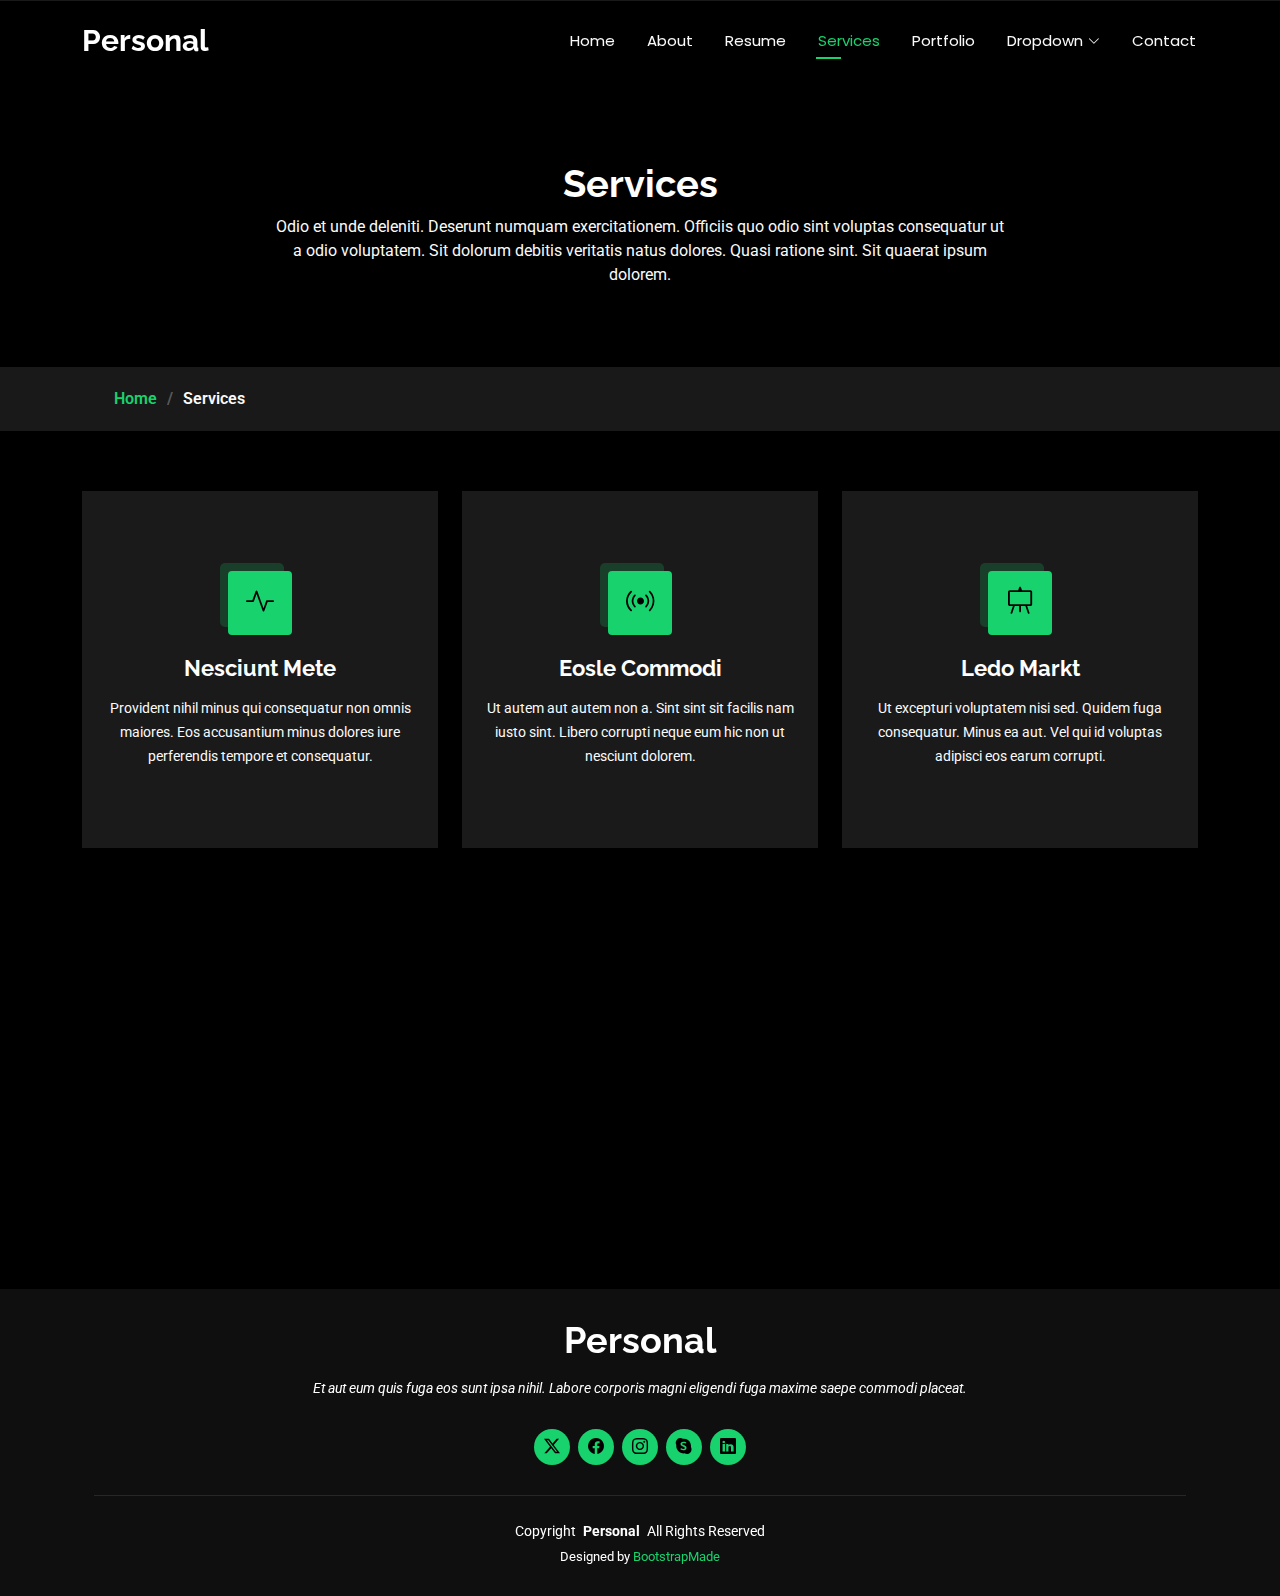
<file: services.html>
<!DOCTYPE html>
<html lang="en">

<head>
  <meta charset="utf-8">
  <meta content="width=device-width, initial-scale=1.0" name="viewport">
  <title>Services - Personal Bootstrap Template</title>
  <meta name="description" content="">
  <meta name="keywords" content="">

  <!-- Favicons -->
  <link href="assets/img/favicon.png" rel="icon">
  <link href="assets/img/apple-touch-icon.png" rel="apple-touch-icon">

  <!-- Fonts -->
  <link href="https://fonts.googleapis.com" rel="preconnect">
  <link href="https://fonts.gstatic.com" rel="preconnect" crossorigin>
  <link href="https://fonts.googleapis.com/css2?family=Roboto:ital,wght@0,100;0,300;0,400;0,500;0,700;0,900;1,100;1,300;1,400;1,500;1,700;1,900&family=Poppins:ital,wght@0,100;0,200;0,300;0,400;0,500;0,600;0,700;0,800;0,900;1,100;1,200;1,300;1,400;1,500;1,600;1,700;1,800;1,900&family=Raleway:ital,wght@0,100;0,200;0,300;0,400;0,500;0,600;0,700;0,800;0,900;1,100;1,200;1,300;1,400;1,500;1,600;1,700;1,800;1,900&display=swap" rel="stylesheet">

  <!-- Vendor CSS Files -->
  <link href="assets/vendor/bootstrap/css/bootstrap.min.css" rel="stylesheet">
  <link href="assets/vendor/bootstrap-icons/bootstrap-icons.css" rel="stylesheet">
  <link href="assets/vendor/aos/aos.css" rel="stylesheet">
  <link href="assets/vendor/swiper/swiper-bundle.min.css" rel="stylesheet">
  <link href="assets/vendor/glightbox/css/glightbox.min.css" rel="stylesheet">

  <!-- Main CSS File -->
  <link href="assets/css/main.css" rel="stylesheet">

  <!-- =======================================================
  * Template Name: Personal
  * Template URL: https://bootstrapmade.com/personal-free-resume-bootstrap-template/
  * Updated: Mar 05 2025 with Bootstrap v5.3.3
  * Author: BootstrapMade.com
  * License: https://bootstrapmade.com/license/
  ======================================================== -->
</head>

<body class="services-page">

  <header id="header" class="header d-flex align-items-center fixed-top">
    <div class="container-fluid container-xl position-relative d-flex align-items-center justify-content-between">

      <a href="index.html" class="logo d-flex align-items-center">
        <!-- Uncomment the line below if you also wish to use an image logo -->
        <!-- <img src="assets/img/logo.webp" alt=""> -->
        <h1 class="sitename">Personal</h1>
      </a>

      <nav id="navmenu" class="navmenu">
        <ul>
          <li><a href="index.html">Home</a></li>
          <li><a href="about.html">About</a></li>
          <li><a href="resume.html">Resume</a></li>
          <li><a href="services.html" class="active">Services</a></li>
          <li><a href="portfolio.html">Portfolio</a></li>
          <li class="dropdown"><a href="#"><span>Dropdown</span> <i class="bi bi-chevron-down toggle-dropdown"></i></a>
            <ul>
              <li><a href="#">Dropdown 1</a></li>
              <li class="dropdown"><a href="#"><span>Deep Dropdown</span> <i class="bi bi-chevron-down toggle-dropdown"></i></a>
                <ul>
                  <li><a href="#">Deep Dropdown 1</a></li>
                  <li><a href="#">Deep Dropdown 2</a></li>
                  <li><a href="#">Deep Dropdown 3</a></li>
                  <li><a href="#">Deep Dropdown 4</a></li>
                  <li><a href="#">Deep Dropdown 5</a></li>
                </ul>
              </li>
              <li><a href="#">Dropdown 2</a></li>
              <li><a href="#">Dropdown 3</a></li>
              <li><a href="#">Dropdown 4</a></li>
            </ul>
          </li>
          <li><a href="contact.html">Contact</a></li>
        </ul>
        <i class="mobile-nav-toggle d-xl-none bi bi-list"></i>
      </nav>

    </div>
  </header>

  <main class="main">

    <!-- Page Title -->
    <div class="page-title" data-aos="fade">
      <div class="heading">
        <div class="container">
          <div class="row d-flex justify-content-center text-center">
            <div class="col-lg-8">
              <h1>Services</h1>
              <p class="mb-0">Odio et unde deleniti. Deserunt numquam exercitationem. Officiis quo odio sint voluptas consequatur ut a odio voluptatem. Sit dolorum debitis veritatis natus dolores. Quasi ratione sint. Sit quaerat ipsum dolorem.</p>
            </div>
          </div>
        </div>
      </div>
      <nav class="breadcrumbs">
        <div class="container">
          <ol>
            <li><a href="index.html">Home</a></li>
            <li class="current">Services</li>
          </ol>
        </div>
      </nav>
    </div><!-- End Page Title -->

    <!-- Services Section -->
    <section id="services" class="services section">

      <div class="container">

        <div class="row gy-4">

          <div class="col-lg-4 col-md-6" data-aos="fade-up" data-aos-delay="100">
            <div class="service-item  position-relative">
              <div class="icon">
                <i class="bi bi-activity"></i>
              </div>
              <a href="service-details.html" class="stretched-link">
                <h3>Nesciunt Mete</h3>
              </a>
              <p>Provident nihil minus qui consequatur non omnis maiores. Eos accusantium minus dolores iure perferendis tempore et consequatur.</p>
            </div>
          </div><!-- End Service Item -->

          <div class="col-lg-4 col-md-6" data-aos="fade-up" data-aos-delay="200">
            <div class="service-item position-relative">
              <div class="icon">
                <i class="bi bi-broadcast"></i>
              </div>
              <a href="service-details.html" class="stretched-link">
                <h3>Eosle Commodi</h3>
              </a>
              <p>Ut autem aut autem non a. Sint sint sit facilis nam iusto sint. Libero corrupti neque eum hic non ut nesciunt dolorem.</p>
            </div>
          </div><!-- End Service Item -->

          <div class="col-lg-4 col-md-6" data-aos="fade-up" data-aos-delay="300">
            <div class="service-item position-relative">
              <div class="icon">
                <i class="bi bi-easel"></i>
              </div>
              <a href="service-details.html" class="stretched-link">
                <h3>Ledo Markt</h3>
              </a>
              <p>Ut excepturi voluptatem nisi sed. Quidem fuga consequatur. Minus ea aut. Vel qui id voluptas adipisci eos earum corrupti.</p>
            </div>
          </div><!-- End Service Item -->

          <div class="col-lg-4 col-md-6" data-aos="fade-up" data-aos-delay="400">
            <div class="service-item position-relative">
              <div class="icon">
                <i class="bi bi-bounding-box-circles"></i>
              </div>
              <a href="service-details.html" class="stretched-link">
                <h3>Asperiores Commodit</h3>
              </a>
              <p>Non et temporibus minus omnis sed dolor esse consequatur. Cupiditate sed error ea fuga sit provident adipisci neque.</p>
              <a href="service-details.html" class="stretched-link"></a>
            </div>
          </div><!-- End Service Item -->

          <div class="col-lg-4 col-md-6" data-aos="fade-up" data-aos-delay="500">
            <div class="service-item position-relative">
              <div class="icon">
                <i class="bi bi-calendar4-week"></i>
              </div>
              <a href="service-details.html" class="stretched-link">
                <h3>Velit Doloremque</h3>
              </a>
              <p>Cumque et suscipit saepe. Est maiores autem enim facilis ut aut ipsam corporis aut. Sed animi at autem alias eius labore.</p>
              <a href="service-details.html" class="stretched-link"></a>
            </div>
          </div><!-- End Service Item -->

          <div class="col-lg-4 col-md-6" data-aos="fade-up" data-aos-delay="600">
            <div class="service-item position-relative">
              <div class="icon">
                <i class="bi bi-chat-square-text"></i>
              </div>
              <a href="service-details.html" class="stretched-link">
                <h3>Dolori Architecto</h3>
              </a>
              <p>Hic molestias ea quibusdam eos. Fugiat enim doloremque aut neque non et debitis iure. Corrupti recusandae ducimus enim.</p>
              <a href="service-details.html" class="stretched-link"></a>
            </div>
          </div><!-- End Service Item -->

        </div>

      </div>

    </section><!-- /Services Section -->

  </main>

  <footer id="footer" class="footer dark-background">
    <div class="container">
      <h3 class="sitename">Personal</h3>
      <p>Et aut eum quis fuga eos sunt ipsa nihil. Labore corporis magni eligendi fuga maxime saepe commodi placeat.</p>
      <div class="social-links d-flex justify-content-center">
        <a href=""><i class="bi bi-twitter-x"></i></a>
        <a href=""><i class="bi bi-facebook"></i></a>
        <a href=""><i class="bi bi-instagram"></i></a>
        <a href=""><i class="bi bi-skype"></i></a>
        <a href=""><i class="bi bi-linkedin"></i></a>
      </div>
      <div class="container">
        <div class="copyright">
          <span>Copyright</span> <strong class="px-1 sitename">Personal</strong> <span>All Rights Reserved</span>
        </div>
        <div class="credits">
          <!-- All the links in the footer should remain intact. -->
          <!-- You can delete the links only if you've purchased the pro version. -->
          <!-- Licensing information: https://bootstrapmade.com/license/ -->
          <!-- Purchase the pro version with working PHP/AJAX contact form: [buy-url] -->
          Designed by <a href="https://bootstrapmade.com/">BootstrapMade</a>
        </div>
      </div>
    </div>
  </footer>

  <!-- Scroll Top -->
  <a href="#" id="scroll-top" class="scroll-top d-flex align-items-center justify-content-center"><i class="bi bi-arrow-up-short"></i></a>

  <!-- Preloader -->
  <div id="preloader"></div>

  <!-- Vendor JS Files -->
  <script src="assets/vendor/bootstrap/js/bootstrap.bundle.min.js"></script>
  <script src="assets/vendor/php-email-form/validate.js"></script>
  <script src="assets/vendor/aos/aos.js"></script>
  <script src="assets/vendor/typed.js/typed.umd.js"></script>
  <script src="assets/vendor/purecounter/purecounter_vanilla.js"></script>
  <script src="assets/vendor/waypoints/noframework.waypoints.js"></script>
  <script src="assets/vendor/swiper/swiper-bundle.min.js"></script>
  <script src="assets/vendor/glightbox/js/glightbox.min.js"></script>
  <script src="assets/vendor/imagesloaded/imagesloaded.pkgd.min.js"></script>
  <script src="assets/vendor/isotope-layout/isotope.pkgd.min.js"></script>

  <!-- Main JS File -->
  <script src="assets/js/main.js"></script>

</body>

</html>
</file>
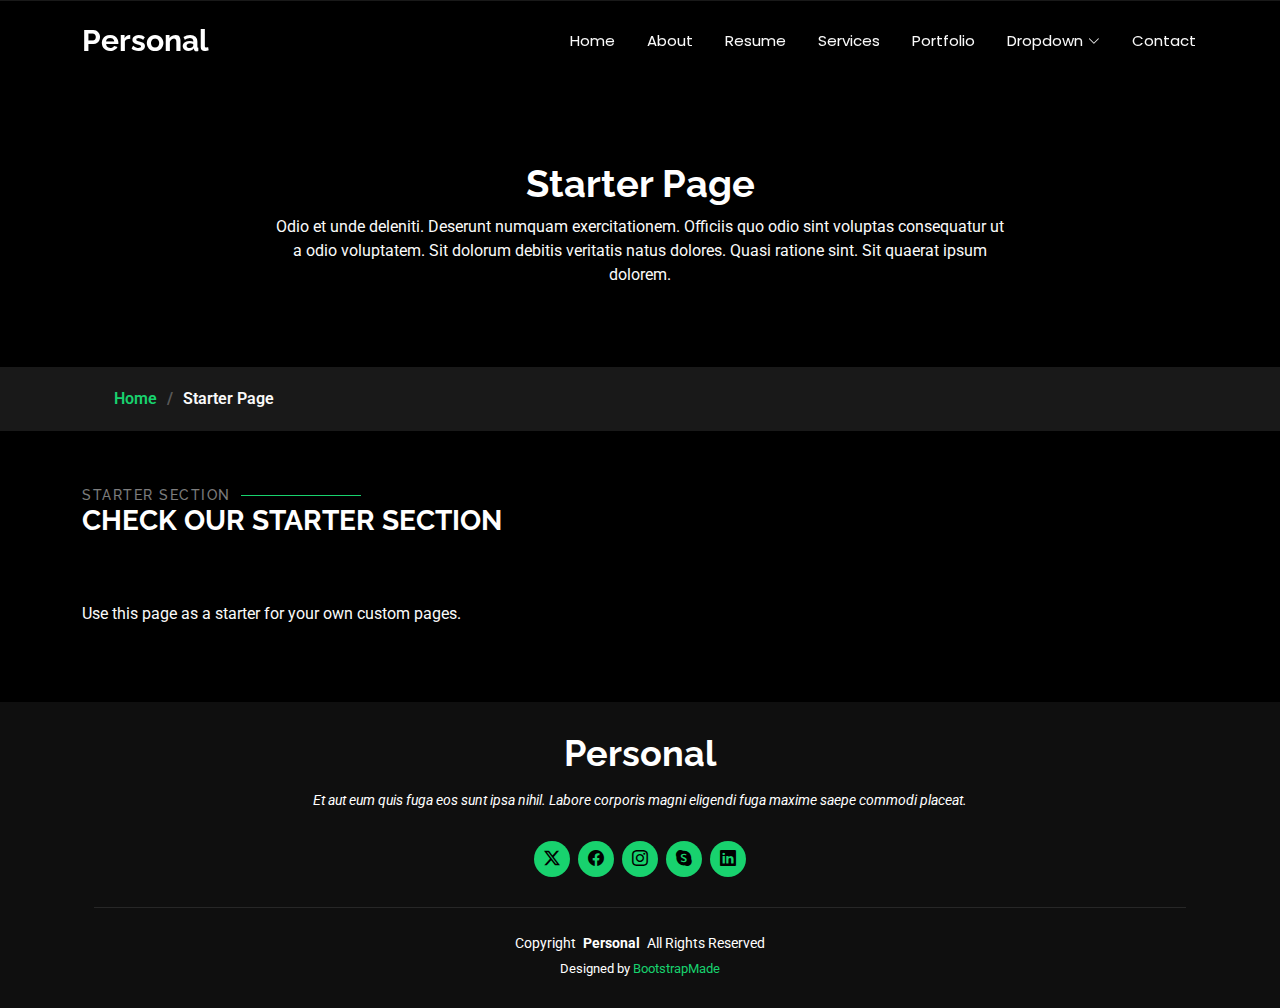
<file: starter-page.html>
<!DOCTYPE html>
<html lang="en">

<head>
  <meta charset="utf-8">
  <meta content="width=device-width, initial-scale=1.0" name="viewport">
  <title>Starter Page - Personal Bootstrap Template</title>
  <meta name="description" content="">
  <meta name="keywords" content="">

  <!-- Favicons -->
  <link href="assets/img/favicon.png" rel="icon">
  <link href="assets/img/apple-touch-icon.png" rel="apple-touch-icon">

  <!-- Fonts -->
  <link href="https://fonts.googleapis.com" rel="preconnect">
  <link href="https://fonts.gstatic.com" rel="preconnect" crossorigin>
  <link href="https://fonts.googleapis.com/css2?family=Roboto:ital,wght@0,100;0,300;0,400;0,500;0,700;0,900;1,100;1,300;1,400;1,500;1,700;1,900&family=Poppins:ital,wght@0,100;0,200;0,300;0,400;0,500;0,600;0,700;0,800;0,900;1,100;1,200;1,300;1,400;1,500;1,600;1,700;1,800;1,900&family=Raleway:ital,wght@0,100;0,200;0,300;0,400;0,500;0,600;0,700;0,800;0,900;1,100;1,200;1,300;1,400;1,500;1,600;1,700;1,800;1,900&display=swap" rel="stylesheet">

  <!-- Vendor CSS Files -->
  <link href="assets/vendor/bootstrap/css/bootstrap.min.css" rel="stylesheet">
  <link href="assets/vendor/bootstrap-icons/bootstrap-icons.css" rel="stylesheet">
  <link href="assets/vendor/aos/aos.css" rel="stylesheet">
  <link href="assets/vendor/swiper/swiper-bundle.min.css" rel="stylesheet">
  <link href="assets/vendor/glightbox/css/glightbox.min.css" rel="stylesheet">

  <!-- Main CSS File -->
  <link href="assets/css/main.css" rel="stylesheet">

  <!-- =======================================================
  * Template Name: Personal
  * Template URL: https://bootstrapmade.com/personal-free-resume-bootstrap-template/
  * Updated: Mar 05 2025 with Bootstrap v5.3.3
  * Author: BootstrapMade.com
  * License: https://bootstrapmade.com/license/
  ======================================================== -->
</head>

<body class="starter-page-page">

  <header id="header" class="header d-flex align-items-center fixed-top">
    <div class="container-fluid container-xl position-relative d-flex align-items-center justify-content-between">

      <a href="index.html" class="logo d-flex align-items-center">
        <!-- Uncomment the line below if you also wish to use an image logo -->
        <!-- <img src="assets/img/logo.webp" alt=""> -->
        <h1 class="sitename">Personal</h1>
      </a>

      <nav id="navmenu" class="navmenu">
        <ul>
          <li><a href="index.html">Home</a></li>
          <li><a href="about.html">About</a></li>
          <li><a href="resume.html">Resume</a></li>
          <li><a href="services.html">Services</a></li>
          <li><a href="portfolio.html">Portfolio</a></li>
          <li class="dropdown"><a href="#"><span>Dropdown</span> <i class="bi bi-chevron-down toggle-dropdown"></i></a>
            <ul>
              <li><a href="#">Dropdown 1</a></li>
              <li class="dropdown"><a href="#"><span>Deep Dropdown</span> <i class="bi bi-chevron-down toggle-dropdown"></i></a>
                <ul>
                  <li><a href="#">Deep Dropdown 1</a></li>
                  <li><a href="#">Deep Dropdown 2</a></li>
                  <li><a href="#">Deep Dropdown 3</a></li>
                  <li><a href="#">Deep Dropdown 4</a></li>
                  <li><a href="#">Deep Dropdown 5</a></li>
                </ul>
              </li>
              <li><a href="#">Dropdown 2</a></li>
              <li><a href="#">Dropdown 3</a></li>
              <li><a href="#">Dropdown 4</a></li>
            </ul>
          </li>
          <li><a href="contact.html">Contact</a></li>
        </ul>
        <i class="mobile-nav-toggle d-xl-none bi bi-list"></i>
      </nav>

    </div>
  </header>

  <main class="main">

    <!-- Page Title -->
    <div class="page-title" data-aos="fade">
      <div class="heading">
        <div class="container">
          <div class="row d-flex justify-content-center text-center">
            <div class="col-lg-8">
              <h1>Starter Page</h1>
              <p class="mb-0">Odio et unde deleniti. Deserunt numquam exercitationem. Officiis quo odio sint voluptas consequatur ut a odio voluptatem. Sit dolorum debitis veritatis natus dolores. Quasi ratione sint. Sit quaerat ipsum dolorem.</p>
            </div>
          </div>
        </div>
      </div>
      <nav class="breadcrumbs">
        <div class="container">
          <ol>
            <li><a href="index.html">Home</a></li>
            <li class="current">Starter Page</li>
          </ol>
        </div>
      </nav>
    </div><!-- End Page Title -->

    <!-- Starter Section Section -->
    <section id="starter-section" class="starter-section section">

      <!-- Section Title -->
      <div class="container section-title" data-aos="fade-up">
        <h2>Starter Section</h2>
        <div><span>Check Our</span> <span class="description-title">Starter Section</span></div>
      </div><!-- End Section Title -->

      <div class="container" data-aos="fade-up">
        <p>Use this page as a starter for your own custom pages.</p>
      </div>

    </section><!-- /Starter Section Section -->

  </main>

  <footer id="footer" class="footer dark-background">
    <div class="container">
      <h3 class="sitename">Personal</h3>
      <p>Et aut eum quis fuga eos sunt ipsa nihil. Labore corporis magni eligendi fuga maxime saepe commodi placeat.</p>
      <div class="social-links d-flex justify-content-center">
        <a href=""><i class="bi bi-twitter-x"></i></a>
        <a href=""><i class="bi bi-facebook"></i></a>
        <a href=""><i class="bi bi-instagram"></i></a>
        <a href=""><i class="bi bi-skype"></i></a>
        <a href=""><i class="bi bi-linkedin"></i></a>
      </div>
      <div class="container">
        <div class="copyright">
          <span>Copyright</span> <strong class="px-1 sitename">Personal</strong> <span>All Rights Reserved</span>
        </div>
        <div class="credits">
          <!-- All the links in the footer should remain intact. -->
          <!-- You can delete the links only if you've purchased the pro version. -->
          <!-- Licensing information: https://bootstrapmade.com/license/ -->
          <!-- Purchase the pro version with working PHP/AJAX contact form: [buy-url] -->
          Designed by <a href="https://bootstrapmade.com/">BootstrapMade</a>
        </div>
      </div>
    </div>
  </footer>

  <!-- Scroll Top -->
  <a href="#" id="scroll-top" class="scroll-top d-flex align-items-center justify-content-center"><i class="bi bi-arrow-up-short"></i></a>

  <!-- Preloader -->
  <div id="preloader"></div>

  <!-- Vendor JS Files -->
  <script src="assets/vendor/bootstrap/js/bootstrap.bundle.min.js"></script>
  <script src="assets/vendor/php-email-form/validate.js"></script>
  <script src="assets/vendor/aos/aos.js"></script>
  <script src="assets/vendor/typed.js/typed.umd.js"></script>
  <script src="assets/vendor/purecounter/purecounter_vanilla.js"></script>
  <script src="assets/vendor/waypoints/noframework.waypoints.js"></script>
  <script src="assets/vendor/swiper/swiper-bundle.min.js"></script>
  <script src="assets/vendor/glightbox/js/glightbox.min.js"></script>
  <script src="assets/vendor/imagesloaded/imagesloaded.pkgd.min.js"></script>
  <script src="assets/vendor/isotope-layout/isotope.pkgd.min.js"></script>

  <!-- Main JS File -->
  <script src="assets/js/main.js"></script>

</body>

</html>
</file>
<file: assets/css/main.css>
/**
* Template Name: Personal
* Template URL: https://bootstrapmade.com/personal-free-resume-bootstrap-template/
* Updated: Mar 05 2025 with Bootstrap v5.3.3
* Author: BootstrapMade.com
* License: https://bootstrapmade.com/license/
*/

/*--------------------------------------------------------------
# Font & Color Variables
# Help: https://bootstrapmade.com/color-system/
--------------------------------------------------------------*/
/* Fonts */
:root {
  --default-font: "Roboto",  system-ui, -apple-system, "Segoe UI", Roboto, "Helvetica Neue", Arial, "Noto Sans", "Liberation Sans", sans-serif, "Apple Color Emoji", "Segoe UI Emoji", "Segoe UI Symbol", "Noto Color Emoji";
  --heading-font: "Raleway",  sans-serif;
  --nav-font: "Poppins",  sans-serif;
}

/* Global Colors - The following color variables are used throughout the website. Updating them here will change the color scheme of the entire website */
:root { 
  --background-color: #000000; /* Background color for the entire website, including individual sections */
  --default-color: #fafafa; /* Default color used for the majority of the text content across the entire website */
  --heading-color: #ffffff; /* Color for headings, subheadings and title throughout the website */
  --accent-color: #18d26e; /* Accent color that represents your brand on the website. It's used for buttons, links, and other elements that need to stand out */
  --surface-color: #1a1a1a; /* The surface color is used as a background of boxed elements within sections, such as cards, icon boxes, or other elements that require a visual separation from the global background. */
  --contrast-color: #000000; /* Contrast color for text, ensuring readability against backgrounds of accent, heading, or default colors. */
}

/* Nav Menu Colors - The following color variables are used specifically for the navigation menu. They are separate from the global colors to allow for more customization options */
:root {
  --nav-color: #fafafa;  /* The default color of the main navmenu links */
  --nav-hover-color: #18d26e; /* Applied to main navmenu links when they are hovered over or active */
  --nav-mobile-background-color: #1a1a1a; /* Used as the background color for mobile navigation menu */
  --nav-dropdown-background-color: #1a1a1a; /* Used as the background color for dropdown items that appear when hovering over primary navigation items */
  --nav-dropdown-color: #fafafa; /* Used for navigation links of the dropdown items in the navigation menu. */
  --nav-dropdown-hover-color: #18d26e; /* Similar to --nav-hover-color, this color is applied to dropdown navigation links when they are hovered over. */
}

/* Color Presets - These classes override global colors when applied to any section or element, providing reuse of the sam color scheme. */

.light-background {
  --background-color: #1a1a1a;
  --surface-color: #343434;
}

.dark-background {
  --background-color: rgba(15, 15, 15, 0.975);
  --default-color: #ffffff;
  --heading-color: #ffffff;
  --surface-color: #292929f9;
  --contrast-color: #000000;
}

/* Smooth scroll */
:root {
  scroll-behavior: smooth;
}

/*--------------------------------------------------------------
# General Styling & Shared Classes
--------------------------------------------------------------*/
body {
  color: var(--default-color);
  background-color: var(--background-color);
  font-family: var(--default-font);
}

a {
  color: var(--accent-color);
  text-decoration: none;
  transition: 0.3s;
}

a:hover {
  color: color-mix(in srgb, var(--accent-color), transparent 25%);
  text-decoration: none;
}

h1,
h2,
h3,
h4,
h5,
h6 {
  color: var(--heading-color);
  font-family: var(--heading-font);
}

/* PHP Email Form Messages
------------------------------*/
.php-email-form .error-message {
  display: none;
  background: #df1529;
  color: #ffffff;
  text-align: left;
  padding: 15px;
  margin-bottom: 24px;
  font-weight: 600;
}

.php-email-form .sent-message {
  display: none;
  color: #ffffff;
  background: #059652;
  text-align: center;
  padding: 15px;
  margin-bottom: 24px;
  font-weight: 600;
}

.php-email-form .loading {
  display: none;
  background: var(--surface-color);
  text-align: center;
  padding: 15px;
  margin-bottom: 24px;
}

.php-email-form .loading:before {
  content: "";
  display: inline-block;
  border-radius: 50%;
  width: 24px;
  height: 24px;
  margin: 0 10px -6px 0;
  border: 3px solid var(--accent-color);
  border-top-color: var(--surface-color);
  animation: php-email-form-loading 1s linear infinite;
}

@keyframes php-email-form-loading {
  0% {
    transform: rotate(0deg);
  }

  100% {
    transform: rotate(360deg);
  }
}

/*--------------------------------------------------------------
# Global Header
--------------------------------------------------------------*/
.header {
  --background-color: rgba(0, 0, 0, 0);
  color: var(--default-color);
  background-color: var(--background-color);
  padding: 15px 0;
  transition: all 0.5s;
  z-index: 997;
}

.header .logo {
  line-height: 1;
}

.header .logo img {
  max-height: 32px;
  margin-right: 8px;
}

.header .logo h1 {
  font-size: 30px;
  margin: 0;
  font-weight: 700;
  color: var(--heading-color);
}

.scrolled .header {
  box-shadow: 0px 0 18px rgba(0, 0, 0, 0.1);
}

/* Global Header on Scroll
------------------------------*/
.scrolled .header {
  --background-color: rgba(0, 0, 0, 0.8);
}

/*--------------------------------------------------------------
# Navigation Menu
--------------------------------------------------------------*/
/* Desktop Navigation */
@media (min-width: 1200px) {
  .navmenu {
    padding: 0;
  }

  .navmenu ul {
    margin: 0;
    padding: 0;
    display: flex;
    list-style: none;
    align-items: center;
  }

  .navmenu li {
    position: relative;
  }

  .navmenu>ul>li {
    white-space: nowrap;
    padding: 15px 14px;
  }

  .navmenu>ul>li:last-child {
    padding-right: 0;
  }

  .navmenu a,
  .navmenu a:focus {
    color: var(--nav-color);
    font-size: 15px;
    padding: 0 2px;
    font-family: var(--nav-font);
    font-weight: 400;
    display: flex;
    align-items: center;
    justify-content: space-between;
    white-space: nowrap;
    transition: 0.3s;
    position: relative;
  }

  .navmenu a i,
  .navmenu a:focus i {
    font-size: 12px;
    line-height: 0;
    margin-left: 5px;
    transition: 0.3s;
  }

  .navmenu>ul>li>a:before {
    content: "";
    position: absolute;
    height: 2px;
    bottom: -6px;
    left: 0;
    background-color: var(--nav-hover-color);
    visibility: hidden;
    width: 0px;
    transition: all 0.3s ease-in-out 0s;
  }

  .navmenu a:hover:before,
  .navmenu li:hover>a:before,
  .navmenu .active:before {
    visibility: visible;
    width: 25px;
  }

  .navmenu li:hover>a,
  .navmenu .active,
  .navmenu .active:focus {
    color: var(--nav-hover-color);
  }

  .navmenu .dropdown ul {
    margin: 0;
    padding: 10px 0;
    background: var(--nav-dropdown-background-color);
    display: block;
    position: absolute;
    visibility: hidden;
    left: 14px;
    top: 130%;
    opacity: 0;
    transition: 0.3s;
    border-radius: 4px;
    z-index: 99;
    box-shadow: 0px 0px 30px rgba(0, 0, 0, 0.1);
  }

  .navmenu .dropdown ul li {
    min-width: 200px;
  }

  .navmenu .dropdown ul a {
    padding: 10px 20px;
    font-size: 15px;
    text-transform: none;
    color: var(--nav-dropdown-color);
  }

  .navmenu .dropdown ul a i {
    font-size: 12px;
  }

  .navmenu .dropdown ul a:hover,
  .navmenu .dropdown ul .active:hover,
  .navmenu .dropdown ul li:hover>a {
    color: var(--nav-dropdown-hover-color);
  }

  .navmenu .dropdown:hover>ul {
    opacity: 1;
    top: 100%;
    visibility: visible;
  }

  .navmenu .dropdown .dropdown ul {
    top: 0;
    left: -90%;
    visibility: hidden;
  }

  .navmenu .dropdown .dropdown:hover>ul {
    opacity: 1;
    top: 0;
    left: -100%;
    visibility: visible;
  }
}

/* Mobile Navigation */
@media (max-width: 1199px) {
  .mobile-nav-toggle {
    color: var(--nav-color);
    font-size: 28px;
    line-height: 0;
    margin-right: 10px;
    cursor: pointer;
    transition: color 0.3s;
  }

  .navmenu {
    padding: 0;
    z-index: 9997;
  }

  .navmenu ul {
    display: none;
    list-style: none;
    position: absolute;
    inset: 60px 20px 20px 20px;
    padding: 10px 0;
    margin: 0;
    border-radius: 6px;
    background-color: var(--nav-mobile-background-color);
    border: 1px solid color-mix(in srgb, var(--default-color), transparent 90%);
    box-shadow: none;
    overflow-y: auto;
    transition: 0.3s;
    z-index: 9998;
  }

  .navmenu a,
  .navmenu a:focus {
    color: var(--nav-dropdown-color);
    padding: 10px 20px;
    font-family: var(--nav-font);
    font-size: 17px;
    font-weight: 500;
    display: flex;
    align-items: center;
    justify-content: space-between;
    white-space: nowrap;
    transition: 0.3s;
  }

  .navmenu a i,
  .navmenu a:focus i {
    font-size: 12px;
    line-height: 0;
    margin-left: 5px;
    width: 30px;
    height: 30px;
    display: flex;
    align-items: center;
    justify-content: center;
    border-radius: 50%;
    transition: 0.3s;
    background-color: color-mix(in srgb, var(--accent-color), transparent 90%);
  }

  .navmenu a i:hover,
  .navmenu a:focus i:hover {
    background-color: var(--accent-color);
    color: var(--contrast-color);
  }

  .navmenu a:hover,
  .navmenu .active,
  .navmenu .active:focus {
    color: var(--nav-dropdown-hover-color);
  }

  .navmenu .active i,
  .navmenu .active:focus i {
    background-color: var(--accent-color);
    color: var(--contrast-color);
    transform: rotate(180deg);
  }

  .navmenu .dropdown ul {
    position: static;
    display: none;
    z-index: 99;
    padding: 10px 0;
    margin: 10px 20px;
    background-color: var(--nav-dropdown-background-color);
    transition: all 0.5s ease-in-out;
  }

  .navmenu .dropdown ul ul {
    background-color: rgba(33, 37, 41, 0.1);
  }

  .navmenu .dropdown>.dropdown-active {
    display: block;
    background-color: rgba(33, 37, 41, 0.03);
  }

  .mobile-nav-active {
    overflow: hidden;
  }

  .mobile-nav-active .mobile-nav-toggle {
    color: #fff;
    position: absolute;
    font-size: 32px;
    top: 15px;
    right: 15px;
    margin-right: 0;
    z-index: 9999;
  }

  .mobile-nav-active .navmenu {
    position: fixed;
    overflow: hidden;
    inset: 0;
    background: rgba(33, 37, 41, 0.8);
    transition: 0.3s;
  }

  .mobile-nav-active .navmenu>ul {
    display: block;
  }
}

/*--------------------------------------------------------------
# Global Footer
--------------------------------------------------------------*/
.footer {
  color: var(--default-color);
  background-color: var(--background-color);
  font-size: 14px;
  text-align: center;
  padding: 30px 0;
  position: relative;
}

.footer h3 {
  font-size: 36px;
  font-weight: 700;
  position: relative;
  padding: 0;
  margin: 0 0 15px 0;
}

.footer p {
  font-size: 15;
  font-style: italic;
  padding: 0;
  margin: 0 0 30px 0;
}

.footer .social-links {
  margin: 0 0 30px 0;
}

.footer .social-links a {
  font-size: 16px;
  display: flex;
  align-items: center;
  justify-content: center;
  background: var(--accent-color);
  color: var(--contrast-color);
  line-height: 1;
  margin: 0 4px;
  border-radius: 50%;
  text-align: center;
  width: 36px;
  height: 36px;
  transition: 0.3s;
}

.footer .social-links a:hover {
  background: color-mix(in srgb, var(--accent-color), transparent 20%);
  text-decoration: none;
}

.footer .copyright {
  padding-top: 25px;
  border-top: 1px solid color-mix(in srgb, var(--default-color), transparent 90%);
}

.footer .credits {
  font-size: 13px;
  padding-top: 5px;
}

/*--------------------------------------------------------------
# Preloader
--------------------------------------------------------------*/
#preloader {
  position: fixed;
  inset: 0;
  z-index: 999999;
  overflow: hidden;
  background: var(--background-color);
  transition: all 0.6s ease-out;
}

#preloader:before {
  content: "";
  position: fixed;
  top: calc(50% - 30px);
  left: calc(50% - 30px);
  border: 6px solid #ffffff;
  border-color: var(--accent-color) transparent var(--accent-color) transparent;
  border-radius: 50%;
  width: 60px;
  height: 60px;
  animation: animate-preloader 1.5s linear infinite;
}

@keyframes animate-preloader {
  0% {
    transform: rotate(0deg);
  }

  100% {
    transform: rotate(360deg);
  }
}

/*--------------------------------------------------------------
# Scroll Top Button
--------------------------------------------------------------*/
.scroll-top {
  position: fixed;
  visibility: hidden;
  opacity: 0;
  right: 15px;
  bottom: -15px;
  z-index: 99999;
  background-color: var(--accent-color);
  width: 44px;
  height: 44px;
  border-radius: 50px;
  transition: all 0.4s;
}

.scroll-top i {
  font-size: 24px;
  color: var(--contrast-color);
  line-height: 0;
}

.scroll-top:hover {
  background-color: color-mix(in srgb, var(--accent-color), transparent 20%);
  color: var(--contrast-color);
}

.scroll-top.active {
  visibility: visible;
  opacity: 1;
  bottom: 15px;
}

/*--------------------------------------------------------------
# Disable aos animation delay on mobile devices
--------------------------------------------------------------*/
@media screen and (max-width: 768px) {
  [data-aos-delay] {
    transition-delay: 0 !important;
  }
}

/*--------------------------------------------------------------
# Global Page Titles & Breadcrumbs
--------------------------------------------------------------*/
.page-title {
  color: var(--default-color);
  background-color: var(--background-color);
  position: relative;
}

.page-title .heading {
  padding: 160px 0 80px 0;
  border-top: 1px solid color-mix(in srgb, var(--default-color), transparent 90%);
}

.page-title .heading h1 {
  font-size: 38px;
  font-weight: 700;
}

.page-title nav {
  background-color: color-mix(in srgb, var(--default-color), transparent 90%);
  padding: 20px 0;
}

.page-title nav ol {
  display: flex;
  flex-wrap: wrap;
  list-style: none;
  margin: 0;
  font-size: 16px;
  font-weight: 600;
}

.page-title nav ol li+li {
  padding-left: 10px;
}

.page-title nav ol li+li::before {
  content: "/";
  display: inline-block;
  padding-right: 10px;
  color: color-mix(in srgb, var(--default-color), transparent 70%);
}

/*--------------------------------------------------------------
# Global Sections
--------------------------------------------------------------*/
section,
.section {
  color: var(--default-color);
  background-color: var(--background-color);
  padding: 60px 0;
  scroll-margin-top: 100px;
  overflow: clip;
}

@media (max-width: 1199px) {

  section,
  .section {
    scroll-margin-top: 66px;
  }
}

/*--------------------------------------------------------------
# Global Section Titles
--------------------------------------------------------------*/
.section-title {
  padding-bottom: 60px;
  position: relative;
}

.section-title h2 {
  font-size: 14px;
  font-weight: 500;
  padding: 0;
  line-height: 1px;
  margin: 0;
  letter-spacing: 1.5px;
  text-transform: uppercase;
  color: color-mix(in srgb, var(--default-color), transparent 50%);
  position: relative;
}

.section-title h2::after {
  content: "";
  width: 120px;
  height: 1px;
  display: inline-block;
  background: var(--accent-color);
  margin: 4px 10px;
}

.section-title div {
  color: var(--heading-color);
  margin: 0;
  margin: 0;
  font-size: 28px;
  font-weight: 700;
  text-transform: uppercase;
  font-family: var(--heading-font);
}

/*--------------------------------------------------------------
# Hero Section
--------------------------------------------------------------*/
.hero {
  width: 100%;
  min-height: 100vh;
  position: relative;
  padding: 80px 0;
  display: flex;
  align-items: center;
  justify-content: center;
}

.hero img {
  position: absolute;
  inset: 0;
  display: block;
  width: 100%;
  height: 100%;
  object-fit: cover;
  z-index: 1;
}

.hero .container {
  position: relative;
  z-index: 3;
}

.hero h2 {
  margin: 0;
  font-size: 64px;
  font-weight: 700;
}

.hero p {
  margin: 5px 0 0 0;
  font-size: 26px;
}

.hero p span {
  letter-spacing: 1px;
  border-bottom: 2px solid var(--accent-color);
}

.hero .social-links {
  margin-top: 25px;
}

.hero .social-links a {
  background-color: color-mix(in srgb, var(--default-color), transparent 90%);
  color: var(--default-color);
  font-size: 14px;
  width: 40px;
  height: 40px;
  border-radius: 50px;
  display: inline-flex;
  align-items: center;
  justify-content: center;
  margin-right: 20px;
  transition: 0.3s;
}

.hero .social-links a:hover {
  background-color: var(--accent-color);
}

@media (max-width: 768px) {
  .hero h2 {
    font-size: 32px;
  }

  .hero p {
    font-size: 20px;
  }
}

/*--------------------------------------------------------------
# About Section
--------------------------------------------------------------*/
.about .content h2 {
  font-weight: 700;
  font-size: 24px;
}

.about .content ul {
  list-style: none;
  padding: 0;
}

.about .content ul li {
  margin-bottom: 20px;
  display: flex;
  align-items: center;
}

.about .content ul strong {
  margin-right: 10px;
}

.about .content ul i {
  font-size: 16px;
  margin-right: 5px;
  color: var(--accent-color);
  line-height: 0;
}

/*--------------------------------------------------------------
# Stats Section
--------------------------------------------------------------*/
.stats i {
  background-color: var(--surface-color);
  color: var(--accent-color);
  box-shadow: 0px 2px 25px rgba(0, 0, 0, 0.1);
  width: 54px;
  height: 54px;
  font-size: 24px;
  border-radius: 50px;
  border: 2px solid var(--background-color);
  display: inline-flex;
  align-items: center;
  justify-content: center;
  position: relative;
  z-index: 1;
}

.stats .stats-item {
  background-color: var(--surface-color);
  margin-top: -27px;
  padding: 30px 30px 25px 30px;
  width: 100%;
  position: relative;
  text-align: center;
  box-shadow: 0px 2px 35px rgba(0, 0, 0, 0.1);
  border-radius: 4px;
  z-index: 0;
}

.stats .stats-item span {
  font-size: 36px;
  display: block;
  font-weight: 700;
  color: color-mix(in srgb, var(--default-color), transparent 20%);
}

.stats .stats-item p {
  padding: 0;
  margin: 0;
  font-family: var(--heading-font);
  font-size: 16px;
}

/*--------------------------------------------------------------
# Skills Section
--------------------------------------------------------------*/
.skills .progress {
  height: 60px;
  display: block;
  background: none;
  border-radius: 0;
}

.skills .progress .skill {
  color: var(--heading-color);
  padding: 0;
  margin: 0 0 6px 0;
  text-transform: uppercase;
  display: block;
  font-weight: 600;
  font-family: var(--heading-font);
}

.skills .progress .skill .val {
  float: right;
  font-style: normal;
}

.skills .progress-bar-wrap {
  background: color-mix(in srgb, var(--default-color), transparent 90%);
  height: 10px;
}

.skills .progress-bar {
  width: 1px;
  height: 10px;
  transition: 0.9s;
  background-color: var(--accent-color);
}

/*--------------------------------------------------------------
# Interests Section
--------------------------------------------------------------*/
.interests .features-item {
  background-color: var(--surface-color);
  display: flex;
  align-items: center;
  padding: 20px;
  transition: 0.3s;
  border: 1px solid color-mix(in srgb, var(--default-color), transparent 90%);
  position: relative;
}

.interests .features-item i {
  font-size: 32px;
  padding-right: 10px;
  line-height: 0;
}

.interests .features-item h3 {
  font-weight: 700;
  margin: 0;
  padding: 0;
  line-height: 1;
  font-size: 16px;
}

.interests .features-item h3 a {
  color: var(--heading-color);
  transition: 0.3s;
}

.interests .features-item:hover {
  border-color: var(--accent-color);
}

.interests .features-item:hover h3 a {
  color: var(--accent-color);
}

/*--------------------------------------------------------------
# Testimonials Section
--------------------------------------------------------------*/
.testimonials .testimonials-carousel,
.testimonials .testimonials-slider {
  overflow: hidden;
}

.testimonials .testimonial-item {
  box-sizing: content-box;
  min-height: 320px;
}

.testimonials .testimonial-item .testimonial-img {
  width: 90px;
  border-radius: 50%;
  margin: -40px 0 0 40px;
  position: relative;
  z-index: 2;
  border: 6px solid var(--background-color);
}

.testimonials .testimonial-item h3 {
  font-size: 18px;
  font-weight: bold;
  margin: 10px 0 5px 45px;
}

.testimonials .testimonial-item h4 {
  font-size: 14px;
  color: color-mix(in srgb, var(--default-color), transparent 20%);
  margin: 0 0 0 45px;
}

.testimonials .testimonial-item .quote-icon-left,
.testimonials .testimonial-item .quote-icon-right {
  color: color-mix(in srgb, var(--accent-color), transparent 50%);
  font-size: 26px;
  line-height: 0;
}

.testimonials .testimonial-item .quote-icon-left {
  display: inline-block;
  left: -5px;
  position: relative;
}

.testimonials .testimonial-item .quote-icon-right {
  display: inline-block;
  right: -5px;
  position: relative;
  top: 10px;
  transform: scale(-1, -1);
}

.testimonials .testimonial-item p {
  font-style: italic;
  margin: 0 15px 0 15px;
  padding: 20px 20px 60px 20px;
  background: var(--surface-color);
  border-radius: 6px;
  position: relative;
  z-index: 1;
}

.testimonials .swiper-wrapper {
  height: auto;
}

.testimonials .swiper-pagination {
  margin-top: 20px;
  position: relative;
}

.testimonials .swiper-pagination .swiper-pagination-bullet {
  width: 12px;
  height: 12px;
  background-color: var(--background-color);
  opacity: 1;
  border: 1px solid var(--accent-color);
}

.testimonials .swiper-pagination .swiper-pagination-bullet-active {
  background-color: var(--accent-color);
}

/*--------------------------------------------------------------
# Resume Section
--------------------------------------------------------------*/
.resume .resume-title {
  color: var(--heading-color);
  font-size: 26px;
  font-weight: 700;
  margin-top: 20px;
  margin-bottom: 20px;
}

.resume .resume-item {
  padding: 0 0 20px 20px;
  margin-top: -2px;
  border-left: 2px solid var(--accent-color);
  position: relative;
}

.resume .resume-item h4 {
  line-height: 18px;
  font-size: 18px;
  font-weight: 600;
  text-transform: uppercase;
  color: color-mix(in srgb, var(--default-color), transparent 20%);
  margin-bottom: 10px;
}

.resume .resume-item h5 {
  font-size: 16px;
  padding: 5px 15px;
  display: inline-block;
  font-weight: 600;
  margin-bottom: 10px;
}

.resume .resume-item ul {
  padding-left: 20px;
}

.resume .resume-item ul li {
  padding-bottom: 10px;
}

.resume .resume-item:last-child {
  padding-bottom: 0;
}

.resume .resume-item::before {
  content: "";
  position: absolute;
  width: 16px;
  height: 16px;
  border-radius: 50px;
  left: -9px;
  top: 0;
  background: var(--background-color);
  border: 2px solid var(--accent-color);
}

/*--------------------------------------------------------------
# Services Section
--------------------------------------------------------------*/
.services .service-item {
  background-color: var(--surface-color);
  text-align: center;
  padding: 80px 20px;
  transition: all ease-in-out 0.3s;
  height: 100%;
}

.services .service-item .icon {
  margin: 0 auto;
  width: 64px;
  height: 64px;
  background: var(--accent-color);
  border-radius: 4px;
  display: flex;
  align-items: center;
  justify-content: center;
  margin-bottom: 20px;
  transition: 0.3s;
  transform-style: preserve-3d;
}

.services .service-item .icon i {
  color: var(--contrast-color);
  font-size: 28px;
  transition: ease-in-out 0.3s;
}

.services .service-item .icon::before {
  position: absolute;
  content: "";
  left: -8px;
  top: -8px;
  height: 100%;
  width: 100%;
  background: color-mix(in srgb, var(--accent-color), transparent 80%);
  border-radius: 5px;
  transition: all 0.3s ease-out 0s;
  transform: translateZ(-1px);
}

.services .service-item h3 {
  font-weight: 700;
  margin: 10px 0 15px 0;
  font-size: 22px;
}

.services .service-item p {
  line-height: 24px;
  font-size: 14px;
  margin-bottom: 0;
}

.services .service-item:hover {
  background: var(--accent-color);
  border-color: var(--accent-color);
}

.services .service-item:hover .icon {
  background: var(--surface-color);
}

.services .service-item:hover .icon i {
  color: var(--accent-color);
}

.services .service-item:hover .icon::before {
  background: color-mix(in srgb, var(--background-color), transparent 70%);
}

.services .service-item:hover h3,
.services .service-item:hover p {
  color: var(--contrast-color);
}

/*--------------------------------------------------------------
# Service Details Section
--------------------------------------------------------------*/
.service-details .services-list {
  background-color: var(--surface-color);
  padding: 10px 30px;
  border: 1px solid color-mix(in srgb, var(--default-color), transparent 90%);
  margin-bottom: 20px;
}

.service-details .services-list a {
  display: block;
  line-height: 1;
  padding: 8px 0 8px 15px;
  border-left: 3px solid color-mix(in srgb, var(--default-color), transparent 70%);
  margin: 20px 0;
  color: color-mix(in srgb, var(--default-color), transparent 20%);
  transition: 0.3s;
}

.service-details .services-list a.active {
  color: var(--heading-color);
  font-weight: 700;
  border-color: var(--accent-color);
}

.service-details .services-list a:hover {
  border-color: var(--accent-color);
}

.service-details .services-img {
  margin-bottom: 20px;
}

.service-details h3 {
  font-size: 26px;
  font-weight: 700;
}

.service-details h4 {
  font-size: 20px;
  font-weight: 700;
}

.service-details p {
  font-size: 15px;
}

.service-details ul {
  list-style: none;
  padding: 0;
  font-size: 15px;
}

.service-details ul li {
  padding: 5px 0;
  display: flex;
  align-items: center;
}

.service-details ul i {
  font-size: 20px;
  margin-right: 8px;
  color: var(--accent-color);
}

/*--------------------------------------------------------------
# Portfolio Section
--------------------------------------------------------------*/
.portfolio .portfolio-filters {
  padding: 0;
  margin: 0 auto 20px auto;
  list-style: none;
  text-align: center;
}

.portfolio .portfolio-filters li {
  cursor: pointer;
  display: inline-block;
  padding: 0;
  font-size: 18px;
  font-weight: 500;
  margin: 0 10px;
  line-height: 1;
  margin-bottom: 5px;
  transition: all 0.3s ease-in-out;
}

.portfolio .portfolio-filters li:hover,
.portfolio .portfolio-filters li.filter-active {
  color: var(--accent-color);
}

.portfolio .portfolio-filters li:first-child {
  margin-left: 0;
}

.portfolio .portfolio-filters li:last-child {
  margin-right: 0;
}

@media (max-width: 575px) {
  .portfolio .portfolio-filters li {
    font-size: 14px;
    margin: 0 5px;
  }
}

.portfolio .portfolio-content {
  position: relative;
  overflow: hidden;
}

.portfolio .portfolio-content img {
  transition: 0.3s;
}

.portfolio .portfolio-content .portfolio-info {
  opacity: 0;
  position: absolute;
  inset: 0;
  z-index: 3;
  transition: all ease-in-out 0.3s;
  background: rgba(0, 0, 0, 0.6);
  padding: 15px;
}

.portfolio .portfolio-content .portfolio-info h4 {
  font-size: 14px;
  padding: 5px 10px;
  font-weight: 400;
  color: #ffffff;
  display: inline-block;
  background-color: var(--accent-color);
}

.portfolio .portfolio-content .portfolio-info p {
  position: absolute;
  bottom: 10px;
  text-align: center;
  display: inline-block;
  left: 0;
  right: 0;
  font-size: 16px;
  font-weight: 600;
  color: rgba(255, 255, 255, 0.8);
}

.portfolio .portfolio-content .portfolio-info .preview-link,
.portfolio .portfolio-content .portfolio-info .details-link {
  position: absolute;
  left: calc(50% - 40px);
  font-size: 26px;
  top: calc(50% - 14px);
  color: #fff;
  transition: 0.3s;
  line-height: 1.2;
}

.portfolio .portfolio-content .portfolio-info .preview-link:hover,
.portfolio .portfolio-content .portfolio-info .details-link:hover {
  color: var(--accent-color);
}

.portfolio .portfolio-content .portfolio-info .details-link {
  left: 50%;
  font-size: 34px;
  line-height: 0;
}

.portfolio .portfolio-content:hover .portfolio-info {
  opacity: 1;
}

.portfolio .portfolio-content:hover img {
  transform: scale(1.1);
}

/*--------------------------------------------------------------
# Portfolio Details Section
--------------------------------------------------------------*/
.portfolio-details .portfolio-details-slider img {
  width: 100%;
}

.portfolio-details .portfolio-details-slider .swiper-pagination {
  margin-top: 20px;
  position: relative;
}

.portfolio-details .portfolio-details-slider .swiper-pagination .swiper-pagination-bullet {
  width: 12px;
  height: 12px;
  background-color: color-mix(in srgb, var(--default-color), transparent 85%);
  opacity: 1;
}

.portfolio-details .portfolio-details-slider .swiper-pagination .swiper-pagination-bullet-active {
  background-color: var(--accent-color);
}

.portfolio-details .portfolio-info {
  background-color: var(--surface-color);
  padding: 30px;
  box-shadow: 0px 0 30px rgba(0, 0, 0, 0.1);
}

.portfolio-details .portfolio-info h3 {
  font-size: 22px;
  font-weight: 700;
  margin-bottom: 20px;
  padding-bottom: 20px;
  border-bottom: 1px solid color-mix(in srgb, var(--default-color), transparent 85%);
}

.portfolio-details .portfolio-info ul {
  list-style: none;
  padding: 0;
  font-size: 15px;
}

.portfolio-details .portfolio-info ul li+li {
  margin-top: 10px;
}

.portfolio-details .portfolio-description {
  padding-top: 30px;
}

.portfolio-details .portfolio-description h2 {
  font-size: 26px;
  font-weight: 700;
  margin-bottom: 20px;
}

.portfolio-details .portfolio-description p {
  padding: 0;
  color: color-mix(in srgb, var(--default-color), transparent 30%);
}

/*--------------------------------------------------------------
# Starter Section Section
--------------------------------------------------------------*/
.starter-section {
  /* Add your styles here */
}

/*--------------------------------------------------------------
# Contact Section
--------------------------------------------------------------*/
.contact .info-item {
  box-shadow: 0px 0px 20px rgba(0, 0, 0, 0.1);
  padding: 20px 30px;
}

.contact .info-item .icon {
  color: var(--contrast-color);
  background-color: var(--accent-color);
  width: 56px;
  height: 56px;
  font-size: 24px;
  display: flex;
  justify-content: center;
  align-items: center;
  transition: all 0.3s ease-in-out;
  border-radius: 50%;
  margin-right: 15px;
}

.contact .info-item h3 {
  font-size: 18px;
  font-weight: 700;
  margin: 0 0 2px 0;
}

.contact .info-item p {
  padding: 0;
  margin-bottom: 0;
  font-size: 14px;
}

.contact .info-item .social-links a {
  font-size: 24px;
  display: inline-block;
  line-height: 1;
  margin: 4px 6px 0 0;
  transition: 0.3s;
  color: color-mix(in srgb, var(--default-color), transparent 50%);
}

.contact .info-item .social-links a:hover {
  color: var(--accent-color);
}

.contact .php-email-form {
  box-shadow: 0px 0px 20px rgba(0, 0, 0, 0.1);
  padding: 30px;
  margin-top: 30px;
}

@media (max-width: 575px) {
  .contact .php-email-form {
    padding: 20px;
  }
}

.contact .php-email-form input[type=text],
.contact .php-email-form input[type=email],
.contact .php-email-form textarea {
  color: var(--default-color);
  background-color: color-mix(in srgb, var(--background-color), transparent 50%);
  border-color: color-mix(in srgb, var(--default-color), transparent 80%);
  font-size: 14px;
  padding: 10px 15px;
  box-shadow: none;
  border-radius: 0;
}

.contact .php-email-form input[type=text]:focus,
.contact .php-email-form input[type=email]:focus,
.contact .php-email-form textarea:focus {
  border-color: var(--accent-color);
}

.contact .php-email-form input[type=text]::placeholder,
.contact .php-email-form input[type=email]::placeholder,
.contact .php-email-form textarea::placeholder {
  color: color-mix(in srgb, var(--default-color), transparent 70%);
}

.contact .php-email-form button[type=submit] {
  color: var(--contrast-color);
  background: var(--accent-color);
  border: 0;
  padding: 10px 30px;
  transition: 0.4s;
  border-radius: 50px;
}

.contact .php-email-form button[type=submit]:hover {
  background: color-mix(in srgb, var(--accent-color), transparent 20%);
}
</file>
